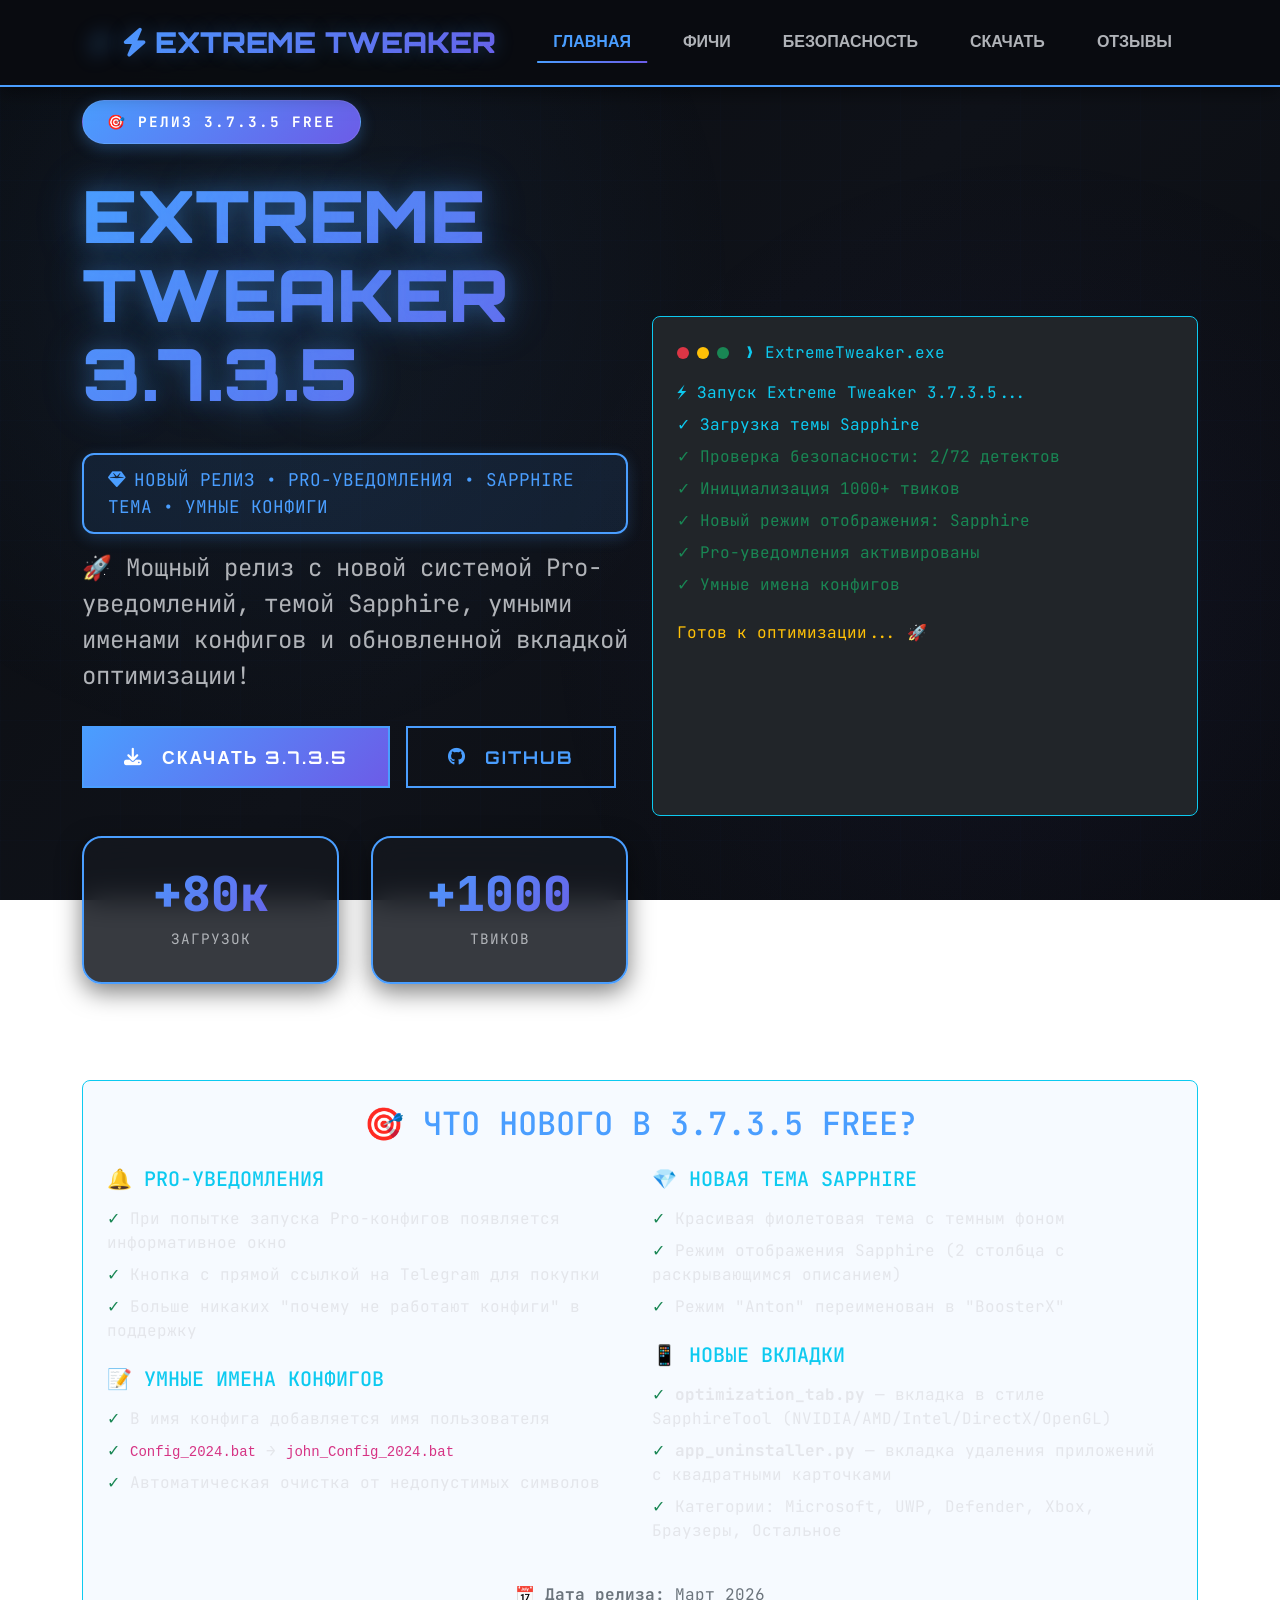
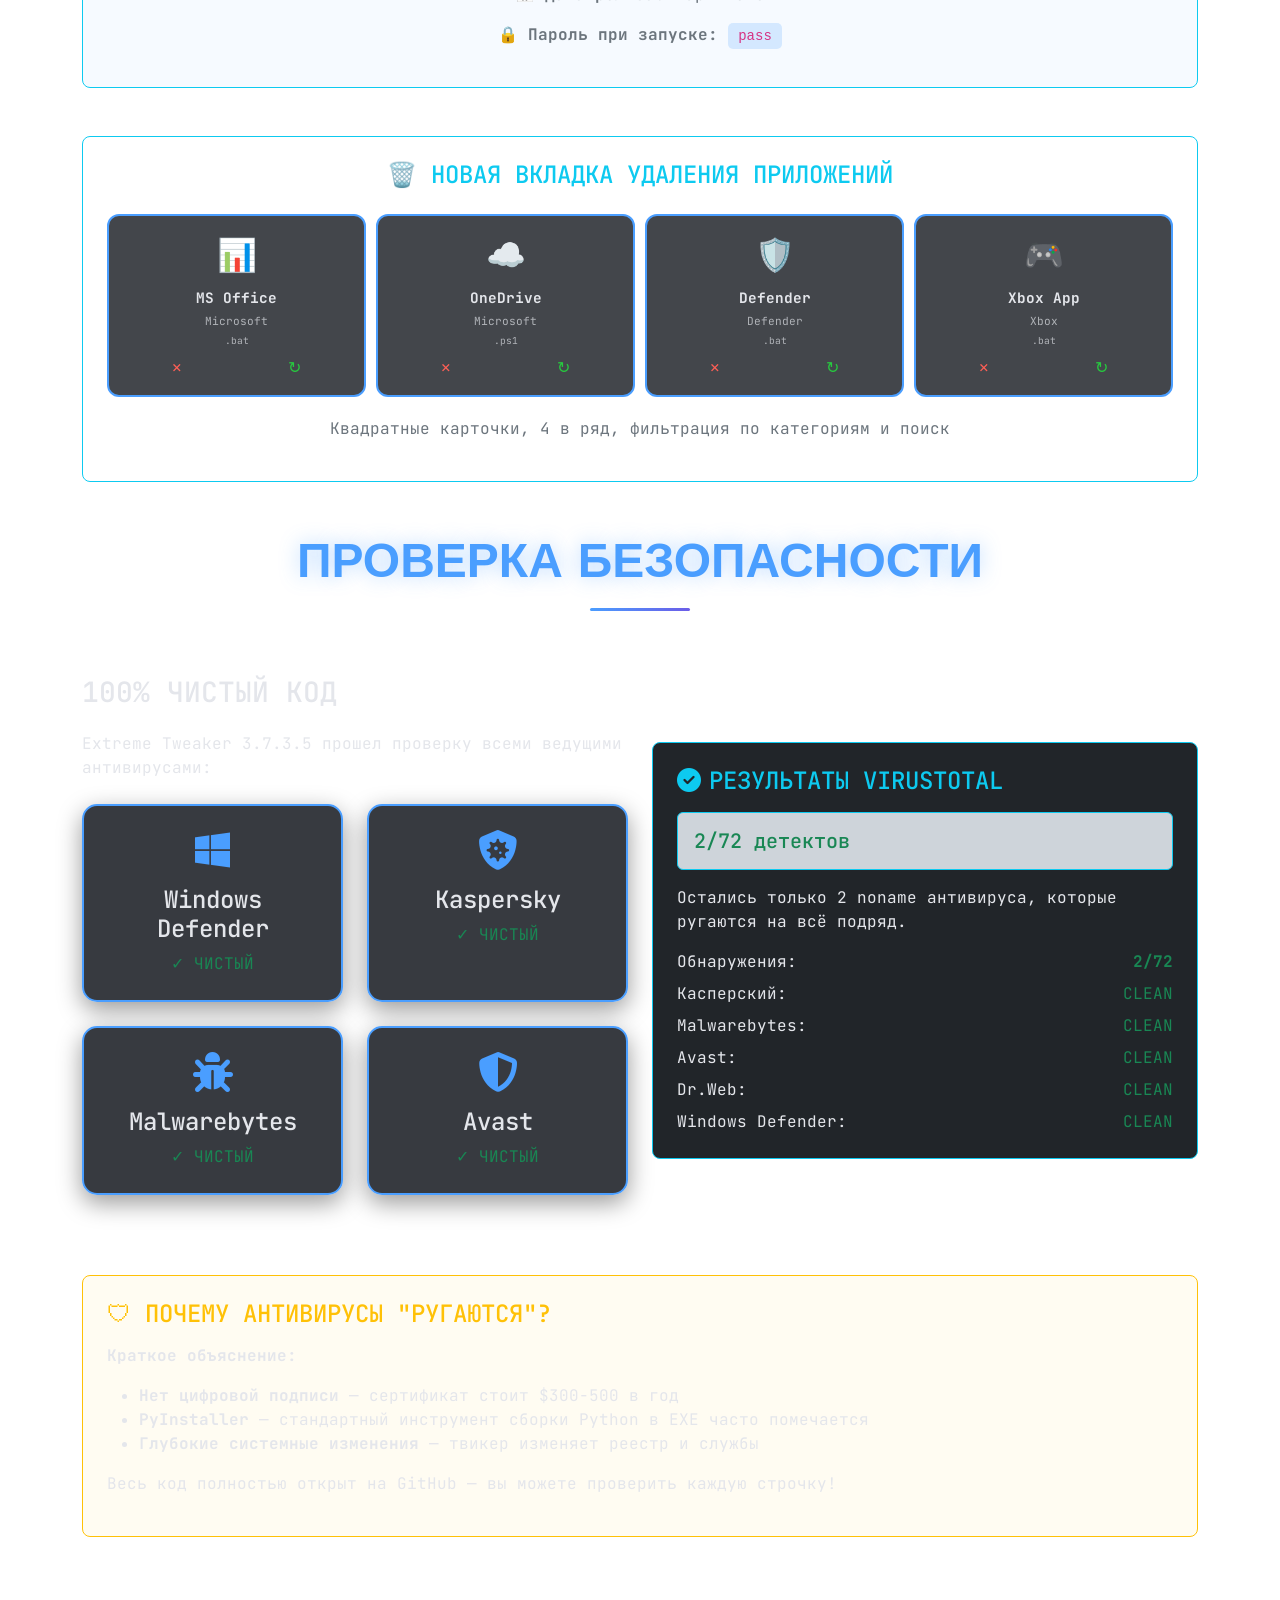
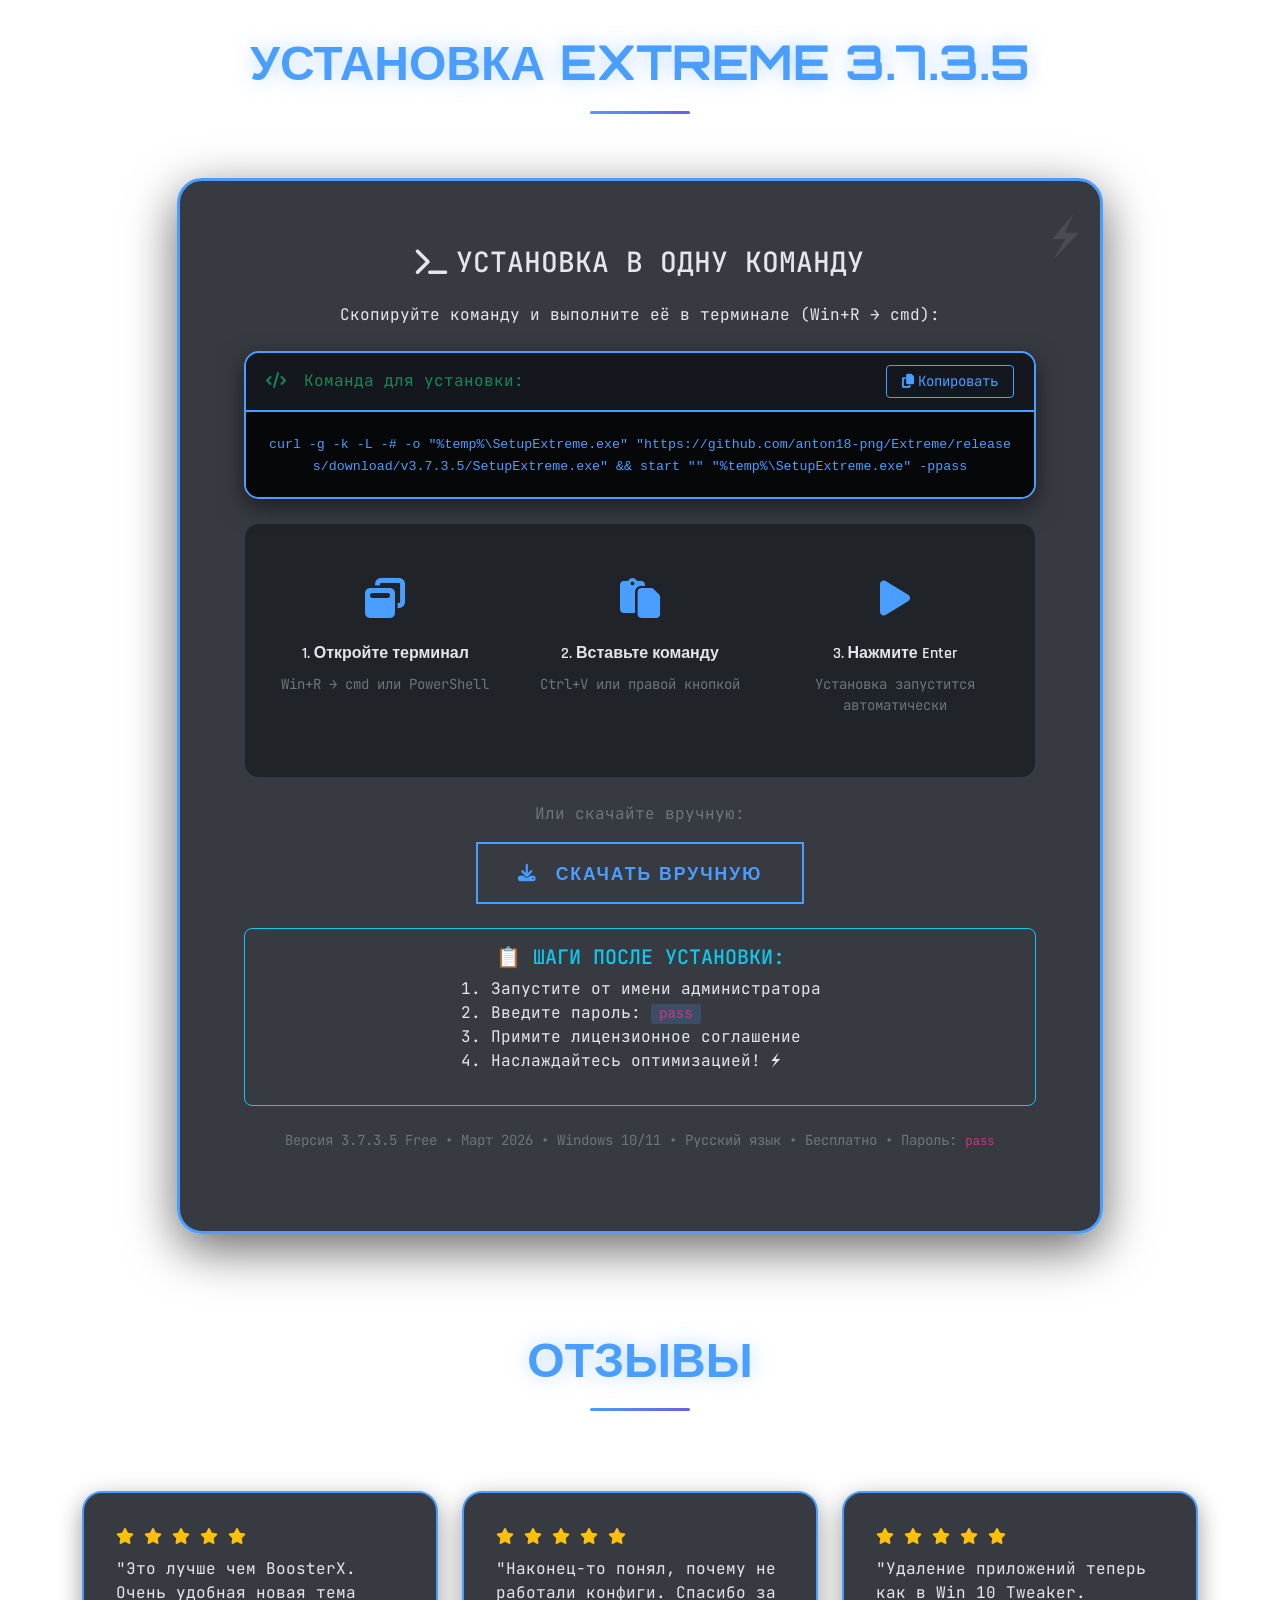
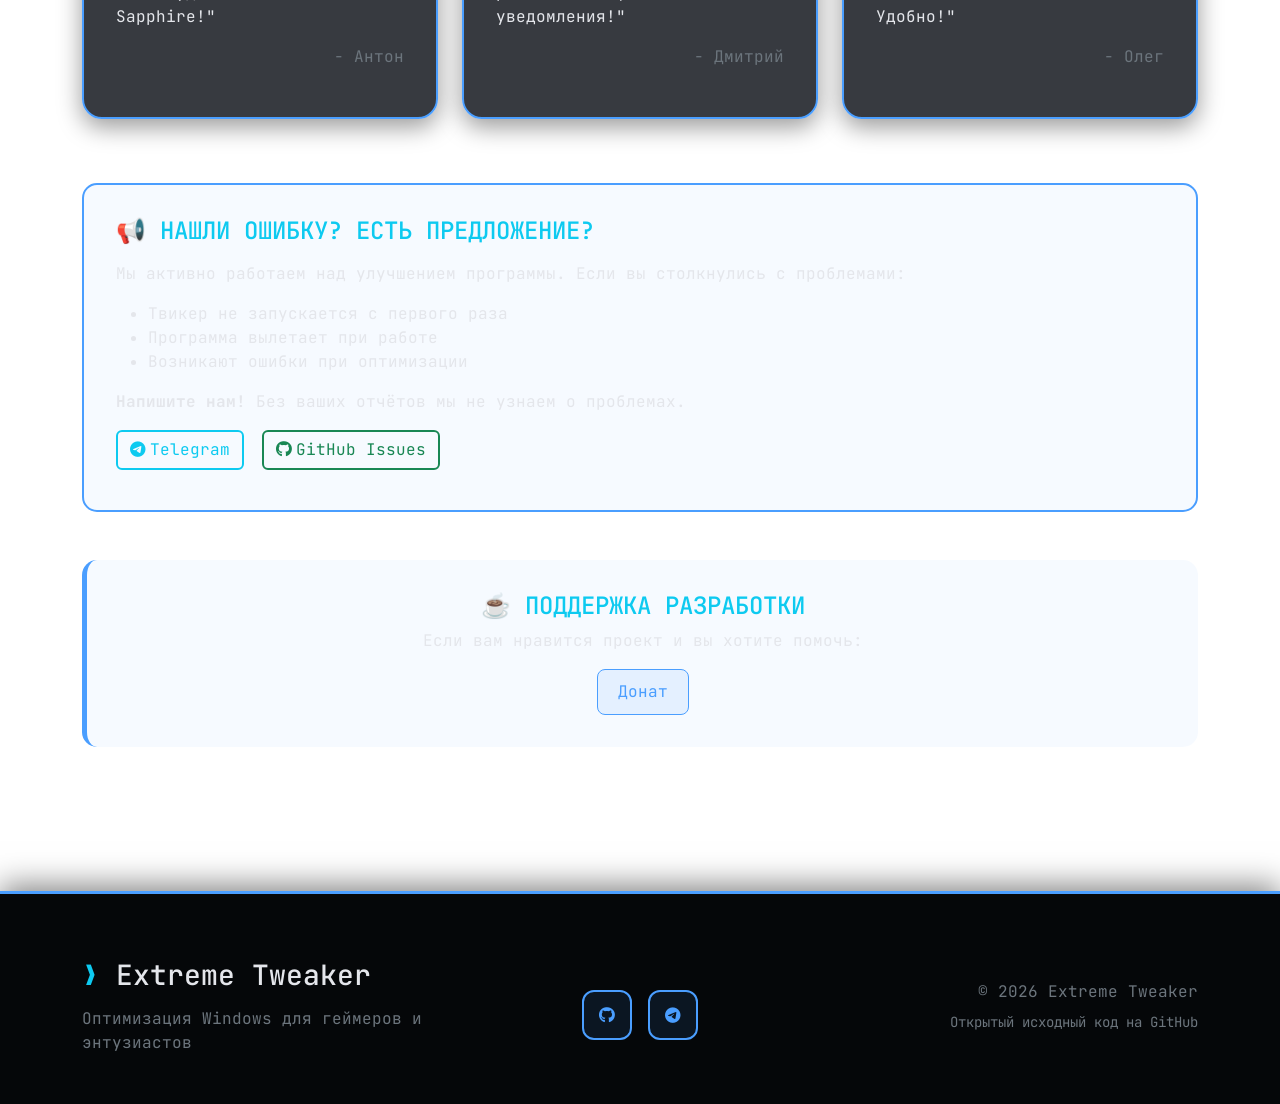
<file: index.html>
<!DOCTYPE html>
<html lang="ru">
<head>
    <meta charset="UTF-8">
    <meta name="viewport" content="width=device-width, initial-scale=1.0">
    <title>Extreme Tweaker 3.7.3.5 - Мощный оптимизатор Windows</title>
    <link href="https://cdn.jsdelivr.net/npm/bootstrap@5.3.0/dist/css/bootstrap.min.css" rel="stylesheet">
    <link href="https://fonts.googleapis.com/css2?family=JetBrains+Mono:wght@300;400;700&family=Orbitron:wght@400;700;900&family=Rajdhani:wght@300;400;700&display=swap" rel="stylesheet">
    <link rel="stylesheet" href="https://cdnjs.cloudflare.com/ajax/libs/font-awesome/6.4.0/css/all.min.css">
    <style>
        :root {
            /* Modern Color Palette */
            --dark-bg: #0a0c10;
            --darker-bg: #050709;
            --card-bg: #14181f;
            --glass-bg: rgba(20, 24, 31, 0.85);
            --text-primary: #e4e6eb;
            --text-secondary: #b0b3b8;
            --accent-primary: #4a9eff;
            --accent-secondary: #6c5ce7;
            --accent-warm: #ff9f4a;
            --success: #27c93f;
            --warning: #ffbd2e;
            --danger: #ff5f56;
            --info: #5aa9e6;
            --gradient-primary: linear-gradient(135deg, #4a9eff, #6c5ce7);
            --gradient-accent: linear-gradient(135deg, #ff9f4a, #ff6b6b);
        }

        * {
            margin: 0;
            padding: 0;
            box-sizing: border-box;
        }

        body {
            font-family: 'JetBrains Mono', monospace;
            background: linear-gradient(135deg, var(--dark-bg) 0%, #0f1219 50%, var(--dark-bg) 100%);
            background-attachment: fixed;
            color: var(--text-primary);
            overflow-x: hidden;
            min-height: 100vh;
            position: relative;
        }

        /* Grid Background */
        .grid-bg {
            position: fixed;
            top: 0;
            left: 0;
            width: 100%;
            height: 100%;
            background-image: 
                linear-gradient(90deg, rgba(74, 158, 255, 0.03) 1px, transparent 1px),
                linear-gradient(rgba(74, 158, 255, 0.03) 1px, transparent 1px);
            background-size: 60px 60px;
            z-index: -2;
            pointer-events: none;
            opacity: 0.5;
        }

        /* Radial Gradient Overlay */
        body::before {
            content: '';
            position: fixed;
            top: 0;
            left: 0;
            width: 100%;
            height: 100%;
            background: 
                radial-gradient(circle at 20% 30%, rgba(74, 158, 255, 0.08) 0%, transparent 40%),
                radial-gradient(circle at 80% 70%, rgba(108, 92, 231, 0.06) 0%, transparent 40%);
            z-index: -1;
            pointer-events: none;
        }

        .navbar {
            background: rgba(10, 12, 16, 0.95);
            backdrop-filter: blur(20px);
            border-bottom: 2px solid var(--accent-primary);
            padding: 1rem 0;
            position: fixed;
            top: 0;
            width: 100%;
            z-index: 1000;
            transition: all 0.3s ease;
            box-shadow: 0 4px 20px rgba(0, 0, 0, 0.5);
        }

        .navbar-scrolled {
            background: rgba(5, 7, 9, 0.98);
            border-bottom: 2px solid var(--accent-secondary);
            box-shadow: 0 5px 30px rgba(74, 158, 255, 0.2);
        }

        .navbar-brand {
            font-family: 'Orbitron', sans-serif;
            font-weight: 900;
            font-size: 1.8rem;
            background: var(--gradient-primary);
            background-clip: text;
            -webkit-background-clip: text;
            -webkit-text-fill-color: transparent;
            text-shadow: 0 0 20px rgba(74, 158, 255, 0.3);
            position: relative;
            padding-left: 40px;
        }

        .navbar-brand::before {
            content: '⚡';
            position: absolute;
            left: 0;
            top: 50%;
            transform: translateY(-50%);
            color: var(--accent-primary);
            animation: pulse 2s ease-in-out infinite;
        }

        @keyframes pulse {
            0%, 100% { opacity: 1; transform: translateY(-50%) scale(1); }
            50% { opacity: 0.6; transform: translateY(-50%) scale(1.1); }
        }

        .nav-link {
            font-family: 'Rajdhani', sans-serif;
            font-weight: 600;
            color: var(--text-secondary) !important;
            margin: 0 10px;
            padding: 8px 16px !important;
            position: relative;
            transition: all 0.3s ease;
        }

        .nav-link::before {
            content: '';
            position: absolute;
            bottom: 0;
            left: 50%;
            width: 0;
            height: 2px;
            background: var(--gradient-primary);
            transition: all 0.3s ease;
            transform: translateX(-50%);
        }

        .nav-link:hover::before,
        .nav-link.active::before {
            width: 100%;
        }

        .nav-link:hover,
        .nav-link.active {
            color: var(--accent-primary) !important;
        }

        .hero-section {
            min-height: 100vh;
            display: flex;
            align-items: center;
            padding-top: 100px;
            position: relative;
            overflow: hidden;
        }

        .hero-content {
            position: relative;
            z-index: 2;
        }

        .hero-badge {
            display: inline-block;
            background: var(--gradient-primary);
            color: white;
            padding: 10px 24px;
            border-radius: 25px;
            font-size: 0.9rem;
            margin-bottom: 2rem;
            font-weight: 700;
            text-transform: uppercase;
            letter-spacing: 2px;
            box-shadow: 0 4px 15px rgba(74, 158, 255, 0.3);
            border: 1px solid rgba(255,255,255,0.1);
        }

        .main-title {
            font-family: 'Orbitron', sans-serif;
            font-weight: 900;
            font-size: 4.5rem;
            background: var(--gradient-primary);
            background-clip: text;
            -webkit-background-clip: text;
            -webkit-text-fill-color: transparent;
            margin-bottom: 1.5rem;
            line-height: 1.1;
            text-shadow: 0 0 50px rgba(74, 158, 255, 0.3);
            filter: drop-shadow(0 0 10px rgba(74, 158, 255, 0.3));
        }

        .subtitle {
            font-size: 1.5rem;
            color: var(--text-secondary);
            margin-bottom: 2rem;
            max-width: 700px;
        }

        .version-highlight {
            display: inline-block;
            background: rgba(74, 158, 255, 0.1);
            border: 2px solid var(--accent-primary);
            padding: 12px 24px;
            margin: 1rem 0;
            border-radius: 12px;
            font-size: 1.1rem;
            color: var(--accent-primary);
            box-shadow: 0 4px 15px rgba(74, 158, 255, 0.2);
        }

        .cyber-btn {
            display: inline-flex;
            align-items: center;
            justify-content: center;
            gap: 10px;
            padding: 16px 40px;
            font-family: 'Orbitron', sans-serif;
            font-weight: 700;
            text-transform: uppercase;
            letter-spacing: 2px;
            border: none;
            border-radius: 0;
            position: relative;
            overflow: hidden;
            cursor: pointer;
            transition: all 0.3s ease;
            text-decoration: none;
            font-size: 1.1rem;
        }

        .cyber-btn-primary {
            background: var(--gradient-primary);
            color: white;
            border: 2px solid var(--accent-primary);
            font-weight: 700;
        }

        .cyber-btn-secondary {
            background: transparent;
            color: var(--accent-primary);
            border: 2px solid var(--accent-primary);
        }

        .cyber-btn-primary:hover {
            background: var(--gradient-accent);
            box-shadow: 0 10px 30px rgba(74, 158, 255, 0.4);
        }

        .cyber-btn::before {
            content: '';
            position: absolute;
            top: 0;
            left: -100%;
            width: 100%;
            height: 100%;
            background: linear-gradient(90deg, transparent, rgba(255, 255, 255, 0.2), transparent);
            transition: left 0.5s;
        }

        .cyber-btn:hover::before {
            left: 100%;
        }

        .cyber-btn:hover {
            transform: translateY(-3px);
        }

        .cyber-btn-secondary:hover {
            background: rgba(74, 158, 255, 0.1);
            box-shadow: 0 10px 30px rgba(74, 158, 255, 0.3);
        }

        .stats-container {
            display: grid;
            grid-template-columns: repeat(auto-fit, minmax(200px, 1fr));
            gap: 2rem;
            margin: 3rem 0;
        }

        .stat-card {
            background: var(--glass-bg);
            backdrop-filter: blur(15px);
            border: 2px solid var(--accent-primary);
            padding: 2rem;
            border-radius: 20px;
            text-align: center;
            transition: all 0.3s ease;
            box-shadow: 0 8px 25px rgba(0, 0, 0, 0.5);
        }

        .stat-card:hover {
            border-color: var(--accent-secondary);
            transform: translateY(-5px);
            box-shadow: 0 15px 40px rgba(74, 158, 255, 0.3);
            background: rgba(20, 24, 31, 0.9);
        }

        .stat-number {
            font-size: 3rem;
            font-weight: 900;
            background: var(--gradient-primary);
            background-clip: text;
            -webkit-background-clip: text;
            -webkit-text-fill-color: transparent;
            display: block;
            line-height: 1;
        }

        .stat-label {
            color: var(--text-secondary);
            font-size: 0.9rem;
            margin-top: 10px;
            text-transform: uppercase;
            letter-spacing: 1px;
        }

        .section-title {
            font-family: 'Orbitron', sans-serif;
            font-weight: 700;
            font-size: 3rem;
            text-align: center;
            margin-bottom: 4rem;
            position: relative;
            color: var(--accent-primary);
            text-shadow: 0 0 20px rgba(74, 158, 255, 0.4);
        }

        .section-title::after {
            content: '';
            display: block;
            width: 100px;
            height: 3px;
            background: var(--gradient-primary);
            margin: 20px auto;
            border-radius: 2px;
        }

        .feature-grid {
            display: grid;
            grid-template-columns: repeat(auto-fit, minmax(300px, 1fr));
            gap: 2rem;
            margin: 3rem 0;
        }

        .feature-card {
            background: var(--glass-bg);
            border: 2px solid rgba(74, 158, 255, 0.2);
            border-radius: 20px;
            padding: 2.5rem 2rem;
            position: relative;
            overflow: hidden;
            transition: all 0.3s ease;
            backdrop-filter: blur(10px);
            box-shadow: 0 8px 25px rgba(0, 0, 0, 0.4);
        }

        .feature-card::before {
            content: '';
            position: absolute;
            top: 0;
            left: 0;
            width: 5px;
            height: 100%;
            background: var(--gradient-primary);
            transform: scaleY(0);
            transition: transform 0.3s ease;
        }

        .feature-card:hover::before {
            transform: scaleY(1);
        }

        .feature-card:hover {
            transform: translateY(-10px);
            border-color: var(--accent-primary);
            box-shadow: 0 20px 50px rgba(74, 158, 255, 0.25);
            background: rgba(20, 24, 31, 0.9);
        }

        .feature-icon {
            font-size: 2.5rem;
            margin-bottom: 1.5rem;
            background: var(--gradient-primary);
            background-clip: text;
            -webkit-background-clip: text;
            -webkit-text-fill-color: transparent;
        }

        .feature-title {
            font-size: 1.5rem;
            margin-bottom: 1rem;
            color: var(--accent-primary);
            font-family: 'Rajdhani', sans-serif;
            font-weight: 700;
        }

        .command-block {
            background: rgba(10, 12, 16, 0.8);
            border: 2px solid var(--accent-primary);
            border-radius: 15px;
            overflow: hidden;
            box-shadow: 0 8px 25px rgba(0, 0, 0, 0.5);
        }
        
        .command-header {
            background: rgba(20, 24, 31, 0.6);
            padding: 12px 20px;
            border-bottom: 2px solid var(--accent-primary);
        }
        
        .command-content {
            padding: 20px;
            background: var(--darker-bg);
            font-family: 'JetBrains Mono', monospace;
            font-size: 0.95rem;
            overflow-x: auto;
        }
        
        .command-content code {
            color: var(--accent-primary);
            word-break: break-all;
            white-space: pre-wrap;
        }
        
        .copy-command-btn {
            border-color: var(--accent-primary);
            color: var(--accent-primary);
            transition: all 0.3s ease;
            padding: 5px 15px;
        }
        
        .copy-command-btn:hover {
            background: var(--accent-primary);
            color: var(--darker-bg);
            transform: translateY(-2px);
            box-shadow: 0 5px 15px rgba(74, 158, 255, 0.3);
        }
        
        .install-steps {
            background: rgba(10, 12, 16, 0.5);
            border-radius: 15px;
            padding: 25px;
            border: 1px solid rgba(74, 158, 255, 0.2);
        }
        
        .step-card {
            padding: 20px 10px;
        }
        
        .step-icon {
            font-size: 2.5rem;
            color: var(--accent-primary);
            margin-bottom: 15px;
        }
        
        .step-card h6 {
            color: var(--text-primary);
            margin-bottom: 10px;
            font-family: 'Rajdhani', sans-serif;
            font-weight: 600;
        }

        .app-grid-demo {
            display: grid;
            grid-template-columns: repeat(4, 1fr);
            gap: 10px;
            margin: 20px 0;
        }

        .app-card-demo {
            background: rgba(20, 24, 31, 0.8);
            border: 2px solid var(--accent-primary);
            border-radius: 12px;
            padding: 15px 10px;
            text-align: center;
            position: relative;
            font-family: 'JetBrains Mono', monospace;
            transition: all 0.3s ease;
        }

        .app-card-demo:hover {
            transform: translateY(-5px);
            box-shadow: 0 10px 25px rgba(74, 158, 255, 0.3);
            border-color: var(--accent-secondary);
        }

        .app-icon {
            font-size: 2rem;
            margin-bottom: 8px;
            color: var(--accent-primary);
        }

        .app-name {
            font-weight: 700;
            font-size: 0.9rem;
            margin-bottom: 4px;
        }

        .app-category {
            font-size: 0.7rem;
            color: var(--text-secondary);
            margin-bottom: 4px;
        }

        .app-extension {
            font-size: 0.6rem;
            color: var(--text-secondary);
        }

        .app-actions {
            display: flex;
            justify-content: space-around;
            margin-top: 8px;
            font-size: 1rem;
        }

        .app-delete {
            color: var(--danger);
            cursor: default;
        }

        .app-restore {
            color: var(--success);
            cursor: default;
        }

        .security-grid {
            display: grid;
            grid-template-columns: repeat(auto-fit, minmax(200px, 1fr));
            gap: 1.5rem;
            margin: 2rem 0;
        }

        .security-card {
            background: var(--glass-bg);
            border: 2px solid var(--accent-primary);
            border-radius: 15px;
            padding: 1.5rem;
            text-align: center;
            backdrop-filter: blur(10px);
            transition: all 0.3s ease;
            box-shadow: 0 8px 25px rgba(0, 0, 0, 0.4);
        }

        .security-card:hover {
            border-color: var(--accent-secondary);
            transform: translateY(-5px);
            box-shadow: 0 15px 40px rgba(74, 158, 255, 0.3);
        }

        .security-icon {
            font-size: 2.5rem;
            color: var(--accent-primary);
            margin-bottom: 1rem;
        }

        .download-card {
            background: var(--glass-bg);
            border: 3px solid var(--accent-primary);
            border-radius: 25px;
            padding: 4rem;
            text-align: center;
            position: relative;
            overflow: hidden;
            backdrop-filter: blur(15px);
            box-shadow: 0 15px 50px rgba(0, 0, 0, 0.6);
        }

        .download-card::before {
            content: '⚡';
            position: absolute;
            top: 20px;
            right: 20px;
            font-size: 3rem;
            opacity: 0.1;
        }

        .download-steps {
            display: grid;
            grid-template-columns: repeat(auto-fit, minmax(200px, 1fr));
            gap: 2rem;
            margin: 3rem 0;
        }

        .step-number {
            width: 60px;
            height: 60px;
            background: var(--gradient-primary);
            color: white;
            border-radius: 50%;
            display: flex;
            align-items: center;
            justify-content: center;
            font-size: 1.5rem;
            font-weight: 900;
            margin: 0 auto 1rem;
            font-family: 'Orbitron', sans-serif;
            border: 2px solid var(--accent-primary);
            box-shadow: 0 5px 20px rgba(74, 158, 255, 0.3);
        }

        .footer {
            background: var(--darker-bg);
            padding: 4rem 0 2rem;
            border-top: 3px solid var(--accent-primary);
            margin-top: 4rem;
            box-shadow: 0 -5px 30px rgba(0, 0, 0, 0.5);
        }

        .social-links {
            display: flex;
            gap: 1rem;
            justify-content: center;
            margin: 2rem 0;
        }

        .social-link {
            width: 50px;
            height: 50px;
            border: 2px solid var(--accent-primary);
            border-radius: 12px;
            display: flex;
            align-items: center;
            justify-content: center;
            color: var(--accent-primary);
            text-decoration: none;
            transition: all 0.3s ease;
            background: rgba(74, 158, 255, 0.1);
        }

        .social-link:hover {
            color: white;
            background: var(--accent-primary);
            border-color: var(--accent-secondary);
            transform: translateY(-3px);
            box-shadow: 0 8px 25px rgba(74, 158, 255, 0.4);
        }

        .testimonial-card {
            background: var(--glass-bg);
            border: 2px solid var(--accent-primary);
            border-radius: 20px;
            padding: 2rem;
            margin: 1rem 0;
            transition: all 0.3s ease;
            backdrop-filter: blur(10px);
            box-shadow: 0 8px 25px rgba(0, 0, 0, 0.4);
        }

        .testimonial-card:hover {
            transform: translateY(-5px);
            border-color: var(--accent-secondary);
            box-shadow: 0 15px 40px rgba(74, 158, 255, 0.3);
        }

        .donation-section {
            background: rgba(74, 158, 255, 0.05);
            border-radius: 15px;
            padding: 2rem;
            margin: 2rem 0;
            border-left: 5px solid var(--accent-primary);
        }

        .donation-links {
            display: flex;
            flex-wrap: wrap;
            gap: 10px;
            margin-top: 1rem;
        }

        .donation-link {
            background: rgba(74, 158, 255, 0.1);
            border: 1px solid var(--accent-primary);
            padding: 10px 20px;
            border-radius: 8px;
            color: var(--accent-primary);
            text-decoration: none;
            transition: all 0.3s;
        }

        .donation-link:hover {
            background: var(--accent-primary);
            color: white;
        }

        .feedback-card {
            background: rgba(74, 158, 255, 0.05);
            border: 2px solid var(--accent-primary);
            border-radius: 15px;
            padding: 2rem;
            margin: 2rem 0;
        }

        .contact-methods .btn {
            transition: all 0.3s ease;
            border-width: 2px;
        }
        
        .contact-methods .btn:hover {
            transform: translateY(-2px);
            box-shadow: 0 5px 15px rgba(74, 158, 255, 0.2);
        }

        @media (max-width: 768px) {
            .main-title {
                font-size: 3rem;
            }
            
            .section-title {
                font-size: 2.5rem;
            }
            
            .hero-section {
                padding-top: 150px;
                text-align: center;
            }
            
            .stats-container,
            .feature-grid {
                grid-template-columns: 1fr;
            }
            
            .app-grid-demo {
                grid-template-columns: repeat(2, 1fr);
            }
        }
    </style>
</head>
<body>
    <!-- Background Elements -->
    <div class="grid-bg"></div>

    <!-- Navigation -->
    <nav class="navbar navbar-expand-lg">
        <div class="container">
            <a class="navbar-brand" href="#">
                <i class="fas fa-bolt me-2"></i>EXTREME TWEAKER
            </a>
            <button class="navbar-toggler" type="button" data-bs-toggle="collapse" data-bs-target="#navbarNav">
                <span class="navbar-toggler-icon"></span>
            </button>
            <div class="collapse navbar-collapse" id="navbarNav">
                <ul class="navbar-nav ms-auto">
                    <li class="nav-item">
                        <a class="nav-link active" href="#home">ГЛАВНАЯ</a>
                    </li>
                    <li class="nav-item">
                        <a class="nav-link" href="#features">ФИЧИ</a>
                    </li>
                    <li class="nav-item">
                        <a class="nav-link" href="#security">БЕЗОПАСНОСТЬ</a>
                    </li>
                    <li class="nav-item">
                        <a class="nav-link" href="#download">СКАЧАТЬ</a>
                    </li>
                    <li class="nav-item">
                        <a class="nav-link" href="#testimonials">ОТЗЫВЫ</a>
                    </li>
                </ul>
            </div>
        </div>
    </nav>

    <!-- Hero Section -->
    <section id="home" class="hero-section">
        <div class="container">
            <div class="row align-items-center">
                <div class="col-lg-6 hero-content">
                    <span class="hero-badge">🎯 РЕЛИЗ 3.7.3.5 FREE</span>
                    <h1 class="main-title">EXTREME TWEAKER 3.7.3.5</h1>
                    <div class="version-highlight">
                        <i class="fas fa-gem me-2"></i>НОВЫЙ РЕЛИЗ • PRO-УВЕДОМЛЕНИЯ • SAPPHIRE ТЕМА • УМНЫЕ КОНФИГИ
                    </div>
                    <p class="subtitle">
                        🚀 Мощный релиз с новой системой Pro-уведомлений, темой Sapphire, умными именами конфигов и обновленной вкладкой оптимизации!
                    </p>
                    
                    <div class="d-flex gap-3 flex-wrap mb-4">
                        <a href="#download" class="cyber-btn cyber-btn-primary">
                            <i class="fas fa-download me-2"></i>СКАЧАТЬ 3.7.3.5
                        </a>
                        <a href="https://github.com/anton18-png/Extreme" class="cyber-btn cyber-btn-secondary" target="_blank">
                            <i class="fab fa-github me-2"></i>GITHUB
                        </a>
                    </div>

                    <div class="stats-container">
                        <div class="stat-card">
                            <div class="stat-number">+80к</div>
                            <div class="stat-label">ЗАГРУЗОК</div>
                        </div>
                        <div class="stat-card">
                            <div class="stat-number">+1000</div>
                            <div class="stat-label">ТВИКОВ</div>
                        </div>
                    </div>
                </div>
                <div class="col-lg-6 text-center">
                    <div class="position-relative" style="height: 500px;">
                        <!-- Animated terminal window -->
                        <div class="position-absolute top-0 start-0 w-100 h-100 bg-dark rounded-3 border border-info p-4">
                            <div class="d-flex align-items-center mb-3">
                                <div class="d-flex gap-2">
                                    <div class="rounded-circle bg-danger" style="width: 12px; height: 12px;"></div>
                                    <div class="rounded-circle bg-warning" style="width: 12px; height: 12px;"></div>
                                    <div class="rounded-circle bg-success" style="width: 12px; height: 12px;"></div>
                                </div>
                                <div class="ms-3 text-info">❯ ExtremeTweaker.exe</div>
                            </div>
                            <div class="text-start">
                                <div class="text-info mb-2">⚡ Запуск Extreme Tweaker 3.7.3.5...</div>
                                <div class="text-info mb-2">✓ Загрузка темы Sapphire</div>
                                <div class="text-success mb-2">✓ Проверка безопасности: 2/72 детектов</div>
                                <div class="text-success mb-2">✓ Инициализация 1000+ твиков</div>
                                <div class="text-success mb-2">✓ Новый режим отображения: Sapphire</div>
                                <div class="text-success mb-2">✓ Pro-уведомления активированы</div>
                                <div class="text-success mb-2">✓ Умные имена конфигов</div>
                                <div class="text-warning mt-4">Готов к оптимизации... 🚀</div>
                            </div>
                        </div>
                    </div>
                </div>
            </div>

            <!-- Main Update Section -->
            <div class="mt-5 p-4 border border-info rounded-3" style="background: rgba(74, 158, 255, 0.05);">
                <h2 class="text-center mb-4" style="color: var(--accent-primary);">🎯 ЧТО НОВОГО В 3.7.3.5 FREE?</h2>
                
                <div class="row">
                    <div class="col-md-6">
                        <h5 class="text-info mb-3">🔔 PRO-УВЕДОМЛЕНИЯ</h5>
                        <ul class="update-feature-list list-unstyled">
                            <li class="mb-2"><span class="text-success">✓</span> При попытке запуска Pro-конфигов появляется информативное окно</li>
                            <li class="mb-2"><span class="text-success">✓</span> Кнопка с прямой ссылкой на Telegram для покупки</li>
                            <li class="mb-2"><span class="text-success">✓</span> Больше никаких "почему не работают конфиги" в поддержку</li>
                        </ul>
                        
                        <h5 class="text-info mt-4 mb-3">📝 УМНЫЕ ИМЕНА КОНФИГОВ</h5>
                        <ul class="update-feature-list list-unstyled">
                            <li class="mb-2"><span class="text-success">✓</span> В имя конфига добавляется имя пользователя</li>
                            <li class="mb-2"><span class="text-success">✓</span> <code>Config_2024.bat</code> → <code>john_Config_2024.bat</code></li>
                            <li class="mb-2"><span class="text-success">✓</span> Автоматическая очистка от недопустимых символов</li>
                        </ul>
                    </div>
                    
                    <div class="col-md-6">
                        <h5 class="text-info mb-3">💎 НОВАЯ ТЕМА SAPPHIRE</h5>
                        <ul class="update-feature-list list-unstyled">
                            <li class="mb-2"><span class="text-success">✓</span> Красивая фиолетовая тема с темным фоном</li>
                            <li class="mb-2"><span class="text-success">✓</span> Режим отображения Sapphire (2 столбца с раскрывающимся описанием)</li>
                            <li class="mb-2"><span class="text-success">✓</span> Режим "Anton" переименован в "BoosterX"</li>
                        </ul>
                        
                        <h5 class="text-info mt-4 mb-3">📱 НОВЫЕ ВКЛАДКИ</h5>
                        <ul class="update-feature-list list-unstyled">
                            <li class="mb-2"><span class="text-success">✓</span> <strong>optimization_tab.py</strong> — вкладка в стиле SapphireTool (NVIDIA/AMD/Intel/DirectX/OpenGL)</li>
                            <li class="mb-2"><span class="text-success">✓</span> <strong>app_uninstaller.py</strong> — вкладка удаления приложений с квадратными карточками</li>
                            <li class="mb-2"><span class="text-success">✓</span> Категории: Microsoft, UWP, Defender, Xbox, Браузеры, Остальное</li>
                        </ul>
                    </div>
                </div>

                <div class="text-center mt-4">
                    <p class="text-secondary"><strong>📅 Дата релиза:</strong> Март 2026</p>
                    <p class="text-secondary"><strong>🔒 Пароль при запуске:</strong> <code style="background: rgba(74, 158, 255, 0.2); padding: 5px 10px; border-radius: 5px;">pass</code></p>
                </div>
            </div>
            
            <!-- App Uninstaller Demo -->
            <div class="mt-5 p-4 border border-info rounded-3">
                <h4 class="text-info mb-4 text-center">🗑️ НОВАЯ ВКЛАДКА УДАЛЕНИЯ ПРИЛОЖЕНИЙ</h4>
                <div class="app-grid-demo">
                    <div class="app-card-demo">
                        <div class="app-icon">📊</div>
                        <div class="app-name">MS Office</div>
                        <div class="app-category">Microsoft</div>
                        <div class="app-extension">.bat</div>
                        <div class="app-actions">
                            <span class="app-delete">✕</span>
                            <span class="app-restore">↻</span>
                        </div>
                    </div>
                    <div class="app-card-demo">
                        <div class="app-icon">☁️</div>
                        <div class="app-name">OneDrive</div>
                        <div class="app-category">Microsoft</div>
                        <div class="app-extension">.ps1</div>
                        <div class="app-actions">
                            <span class="app-delete">✕</span>
                            <span class="app-restore">↻</span>
                        </div>
                    </div>
                    <div class="app-card-demo">
                        <div class="app-icon">🛡️</div>
                        <div class="app-name">Defender</div>
                        <div class="app-category">Defender</div>
                        <div class="app-extension">.bat</div>
                        <div class="app-actions">
                            <span class="app-delete">✕</span>
                            <span class="app-restore">↻</span>
                        </div>
                    </div>
                    <div class="app-card-demo">
                        <div class="app-icon">🎮</div>
                        <div class="app-name">Xbox App</div>
                        <div class="app-category">Xbox</div>
                        <div class="app-extension">.bat</div>
                        <div class="app-actions">
                            <span class="app-delete">✕</span>
                            <span class="app-restore">↻</span>
                        </div>
                    </div>
                </div>
                <p class="text-center text-secondary mt-3">Квадратные карточки, 4 в ряд, фильтрация по категориям и поиск</p>
            </div>
        </div>
    </section>

    <!-- Security Section -->
    <section id="security" class="py-5">
        <div class="container">
            <h2 class="section-title">ПРОВЕРКА БЕЗОПАСНОСТИ</h2>
            
            <div class="row align-items-center mb-5">
                <div class="col-lg-6">
                    <h3 class="mb-4">100% ЧИСТЫЙ КОД</h3>
                    <p>Extreme Tweaker 3.7.3.5 прошел проверку всеми ведущими антивирусами:</p>
                    
                    <div class="security-grid mt-4">
                        <div class="security-card">
                            <i class="fab fa-windows security-icon"></i>
                            <h4>Windows Defender</h4>
                            <div class="text-success">✓ ЧИСТЫЙ</div>
                        </div>
                        <div class="security-card">
                            <i class="fas fa-shield-virus security-icon"></i>
                            <h4>Kaspersky</h4>
                            <div class="text-success">✓ ЧИСТЫЙ</div>
                        </div>
                        <div class="security-card">
                            <i class="fas fa-bug security-icon"></i>
                            <h4>Malwarebytes</h4>
                            <div class="text-success">✓ ЧИСТЫЙ</div>
                        </div>
                        <div class="security-card">
                            <i class="fas fa-shield-alt security-icon"></i>
                            <h4>Avast</h4>
                            <div class="text-success">✓ ЧИСТЫЙ</div>
                        </div>
                    </div>
                </div>
                
                <div class="col-lg-6">
                    <div class="p-4 border border-info rounded-3 bg-dark">
                        <h4 class="text-info mb-3"><i class="fas fa-check-circle me-2"></i>РЕЗУЛЬТАТЫ VIRUSTOTAL</h4>
                        <div class="alert alert-dark border-info mb-3">
                            <h5 class="text-success mb-0">2/72 детектов</h5>
                        </div>
                        <p>Остались только 2 noname антивируса, которые ругаются на всё подряд.</p>
                        <div class="mt-3">
                            <div class="d-flex justify-content-between mb-2">
                                <span>Обнаружения:</span>
                                <span class="text-success"><strong>2/72</strong></span>
                            </div>
                            <div class="d-flex justify-content-between mb-2">
                                <span>Касперский:</span>
                                <span class="text-success">CLEAN</span>
                            </div>
                            <div class="d-flex justify-content-between mb-2">
                                <span>Malwarebytes:</span>
                                <span class="text-success">CLEAN</span>
                            </div>
                            <div class="d-flex justify-content-between mb-2">
                                <span>Avast:</span>
                                <span class="text-success">CLEAN</span>
                            </div>
                            <div class="d-flex justify-content-between mb-2">
                                <span>Dr.Web:</span>
                                <span class="text-success">CLEAN</span>
                            </div>
                            <div class="d-flex justify-content-between">
                                <span>Windows Defender:</span>
                                <span class="text-success">CLEAN</span>
                            </div>
                        </div>
                    </div>
                </div>
            </div>
            
            <!-- Security Explanation -->
            <div class="mt-4 p-4 border border-warning rounded-3" style="background: rgba(255, 191, 0, 0.05);">
                <h4 class="text-warning mb-3">🛡 ПОЧЕМУ АНТИВИРУСЫ "РУГАЮТСЯ"?</h4>
                <p><strong>Краткое объяснение:</strong></p>
                <ul>
                    <li><strong>Нет цифровой подписи</strong> — сертификат стоит $300-500 в год</li>
                    <li><strong>PyInstaller</strong> — стандартный инструмент сборки Python в EXE часто помечается</li>
                    <li><strong>Глубокие системные изменения</strong> — твикер изменяет реестр и службы</li>
                </ul>
                <p class="mt-2">Весь код полностью открыт на GitHub — вы можете проверить каждую строчку!</p>
            </div>
        </div>
    </section>

    <!-- Download Section -->
    <section id="download" class="py-5">
        <div class="container">
            <h2 class="section-title">УСТАНОВКА EXTREME 3.7.3.5</h2>
            
            <div class="row justify-content-center">
                <div class="col-lg-10">
                    <div class="download-card">
                        <h3 class="mb-4"><i class="fas fa-terminal me-2"></i>УСТАНОВКА В ОДНУ КОМАНДУ</h3>
                        <p class="mb-4">Скопируйте команду и выполните её в терминале (Win+R → cmd):</p>
                        
                        <!-- Command Block -->
                        <div class="command-block mb-4">
                            <div class="command-header d-flex justify-content-between align-items-center">
                                <div class="command-label">
                                    <i class="fas fa-code me-2 text-success"></i>
                                    <span class="text-success">Команда для установки:</span>
                                </div>
                                <button class="btn btn-sm btn-outline-info copy-command-btn" onclick="copyInstallCommand()">
                                    <i class="fas fa-copy me-1"></i>Копировать
                                </button>
                            </div>
                            <div class="command-content">
                                <code id="installCommand">curl -g -k -L -# -o "%temp%\SetupExtreme.exe" "https://github.com/anton18-png/Extreme/releases/download/v3.7.3.5/SetupExtreme.exe" && start "" "%temp%\SetupExtreme.exe" -ppass</code>
                            </div>
                        </div>
                        
                        <!-- Installation Steps -->
                        <div class="install-steps mb-4">
                            <div class="row">
                                <div class="col-md-4">
                                    <div class="step-card text-center">
                                        <div class="step-icon">
                                            <i class="fas fa-window-restore"></i>
                                        </div>
                                        <h6>1. Откройте терминал</h6>
                                        <p class="text-secondary small">Win+R → cmd или PowerShell</p>
                                    </div>
                                </div>
                                <div class="col-md-4">
                                    <div class="step-card text-center">
                                        <div class="step-icon">
                                            <i class="fas fa-paste"></i>
                                        </div>
                                        <h6>2. Вставьте команду</h6>
                                        <p class="text-secondary small">Ctrl+V или правой кнопкой</p>
                                    </div>
                                </div>
                                <div class="col-md-4">
                                    <div class="step-card text-center">
                                        <div class="step-icon">
                                            <i class="fas fa-play"></i>
                                        </div>
                                        <h6>3. Нажмите Enter</h6>
                                        <p class="text-secondary small">Установка запустится автоматически</p>
                                    </div>
                                </div>
                            </div>
                        </div>
                        
                        <!-- Alternative Download -->
                        <div class="alternative-download text-center">
                            <p class="text-secondary mb-3">Или скачайте вручную:</p>
                            <a href="https://github.com/anton18-png/Extreme/releases/tag/v3.7.3.5" class="cyber-btn cyber-btn-secondary" target="_blank">
                                <i class="fas fa-download me-2"></i>СКАЧАТЬ ВРУЧНУЮ
                            </a>
                        </div>
                        
                        <div class="mt-4 p-3 border border-info rounded-3 text-center">
                            <h5 class="text-info mb-2">📋 ШАГИ ПОСЛЕ УСТАНОВКИ:</h5>
                            <ol class="text-start" style="display: inline-block;">
                                <li>Запустите от имени администратора</li>
                                <li>Введите пароль: <code style="background: rgba(74, 158, 255, 0.2); padding: 2px 8px; border-radius: 3px;">pass</code></li>
                                <li>Примите лицензионное соглашение</li>
                                <li>Наслаждайтесь оптимизацией! ⚡</li>
                            </ol>
                        </div>
                        
                        <p class="mt-4 text-center text-secondary small">
                            Версия 3.7.3.5 Free • Март 2026 • Windows 10/11 • Русский язык • Бесплатно • Пароль: <code>pass</code>
                        </p>
                    </div>
                </div>
            </div>
        </div>
    </section>
    
    <!-- Testimonials Section -->
    <section id="testimonials" class="py-5">
        <div class="container">
            <h2 class="section-title">ОТЗЫВЫ</h2>
            
            <div class="row">
                <div class="col-md-4">
                    <div class="testimonial-card">
                        <div class="text-warning mb-2">
                            <i class="fas fa-star"></i>
                            <i class="fas fa-star"></i>
                            <i class="fas fa-star"></i>
                            <i class="fas fa-star"></i>
                            <i class="fas fa-star"></i>
                        </div>
                        <p>"Это лучше чем BoosterX. Очень удобная новая тема Sapphire!"</p>
                        <p class="text-end text-secondary">- Антон</p>
                    </div>
                </div>
                
                <div class="col-md-4">
                    <div class="testimonial-card">
                        <div class="text-warning mb-2">
                            <i class="fas fa-star"></i>
                            <i class="fas fa-star"></i>
                            <i class="fas fa-star"></i>
                            <i class="fas fa-star"></i>
                            <i class="fas fa-star"></i>
                        </div>
                        <p>"Наконец-то понял, почему не работали конфиги. Спасибо за уведомления!"</p>
                        <p class="text-end text-secondary">- Дмитрий</p>
                    </div>
                </div>
                
                <div class="col-md-4">
                    <div class="testimonial-card">
                        <div class="text-warning mb-2">
                            <i class="fas fa-star"></i>
                            <i class="fas fa-star"></i>
                            <i class="fas fa-star"></i>
                            <i class="fas fa-star"></i>
                            <i class="fas fa-star"></i>
                        </div>
                        <p>"Удаление приложений теперь как в Win 10 Tweaker. Удобно!"</p>
                        <p class="text-end text-secondary">- Олег</p>
                    </div>
                </div>
            </div>
            
            <!-- Feedback Section -->
            <div class="feedback-card mt-5">
                <h4 class="text-info mb-3">📢 НАШЛИ ОШИБКУ? ЕСТЬ ПРЕДЛОЖЕНИЕ?</h4>
                <p>Мы активно работаем над улучшением программы. Если вы столкнулись с проблемами:</p>
                <ul>
                    <li>Твикер не запускается с первого раза</li>
                    <li>Программа вылетает при работе</li>
                    <li>Возникают ошибки при оптимизации</li>
                </ul>
                <p><strong>Напишите нам!</strong> Без ваших отчётов мы не узнаем о проблемах.</p>
                
                <div class="contact-methods mt-3">
                    <a href="https://t.me/anonaskbot?start=xrxa98a" class="btn btn-outline-info me-2 mb-2" target="_blank">
                        <i class="fab fa-telegram me-1"></i>Telegram
                    </a>
                    <a href="https://github.com/anton18-png/Extreme/issues" class="btn btn-outline-success mb-2" target="_blank">
                        <i class="fab fa-github me-1"></i>GitHub Issues
                    </a>
                </div>
            </div>
            
            <!-- Donation Section -->
            <div class="donation-section text-center mt-5">
                <h4 class="text-info">☕ ПОДДЕРЖКА РАЗРАБОТКИ</h4>
                <p>Если вам нравится проект и вы хотите помочь:</p>
                
                <div class="donation-links justify-content-center">
                    <a href="https://www.tinkoff.ru/cf/2VBH9zSztcW" class="donation-link" target="_blank">Донат</a>
                </div>
            </div>
        </div>
    </section>

    <!-- Footer -->
    <footer class="footer">
        <div class="container">
            <div class="row align-items-center">
                <div class="col-lg-4 text-center text-lg-start">
                    <h3 class="mb-3">
                        <span class="text-info">❯</span> Extreme Tweaker
                    </h3>
                    <p class="text-secondary">Оптимизация Windows для геймеров и энтузиастов</p>
                </div>
                
                <div class="col-lg-4 text-center">
                    <div class="social-links">
                        <a href="https://github.com/anton18-png" class="social-link" target="_blank">
                            <i class="fab fa-github"></i>
                        </a>
                        <a href="https://t.me/all_tweaker" class="social-link" target="_blank">
                            <i class="fab fa-telegram"></i>
                        </a>
                    </div>
                </div>
                
                <div class="col-lg-4 text-center text-lg-end">
                    <p class="text-secondary mb-2">&copy; 2026 Extreme Tweaker</p>
                    <p class="text-secondary small">Открытый исходный код на GitHub</p>
                </div>
            </div>
        </div>
    </footer>

    <script src="https://cdn.jsdelivr.net/npm/bootstrap@5.3.0/dist/js/bootstrap.bundle.min.js"></script>
    <script>
        function copyInstallCommand() {
            const command = document.getElementById('installCommand').textContent;
            navigator.clipboard.writeText(command).then(() => {
                const btn = document.querySelector('.copy-command-btn');
                const originalHTML = btn.innerHTML;
                btn.innerHTML = '<i class="fas fa-check me-1"></i>Скопировано!';
                btn.classList.add('btn-success');
                btn.classList.remove('btn-outline-info');
                
                setTimeout(() => {
                    btn.innerHTML = originalHTML;
                    btn.classList.remove('btn-success');
                    btn.classList.add('btn-outline-info');
                }, 2000);
            });
        }

        // Navbar scroll effect
        window.addEventListener('scroll', function() {
            const navbar = document.querySelector('.navbar');
            if (window.scrollY > 50) {
                navbar.classList.add('navbar-scrolled');
            } else {
                navbar.classList.remove('navbar-scrolled');
            }
        });

        // Smooth scrolling
        document.querySelectorAll('a[href^="#"]').forEach(anchor => {
            anchor.addEventListener('click', function(e) {
                e.preventDefault();
                const target = document.querySelector(this.getAttribute('href'));
                if (target) {
                    window.scrollTo({
                        top: target.offsetTop - 80,
                        behavior: 'smooth'
                    });
                }
            });
        });

        // Animate on scroll
        const observerOptions = {
            threshold: 0.1,
            rootMargin: '0px 0px -50px 0px'
        };

        const observer = new IntersectionObserver((entries) => {
            entries.forEach(entry => {
                if (entry.isIntersecting) {
                    entry.target.style.opacity = '1';
                    entry.target.style.transform = 'translateY(0)';
                }
            });
        }, observerOptions);

        document.querySelectorAll('.feature-card, .testimonial-card, .stat-card, .security-card').forEach(card => {
            card.style.opacity = '0';
            card.style.transform = 'translateY(20px)';
            card.style.transition = 'all 0.6s ease';
            observer.observe(card);
        });
    </script>
</body>
</html>
</file>
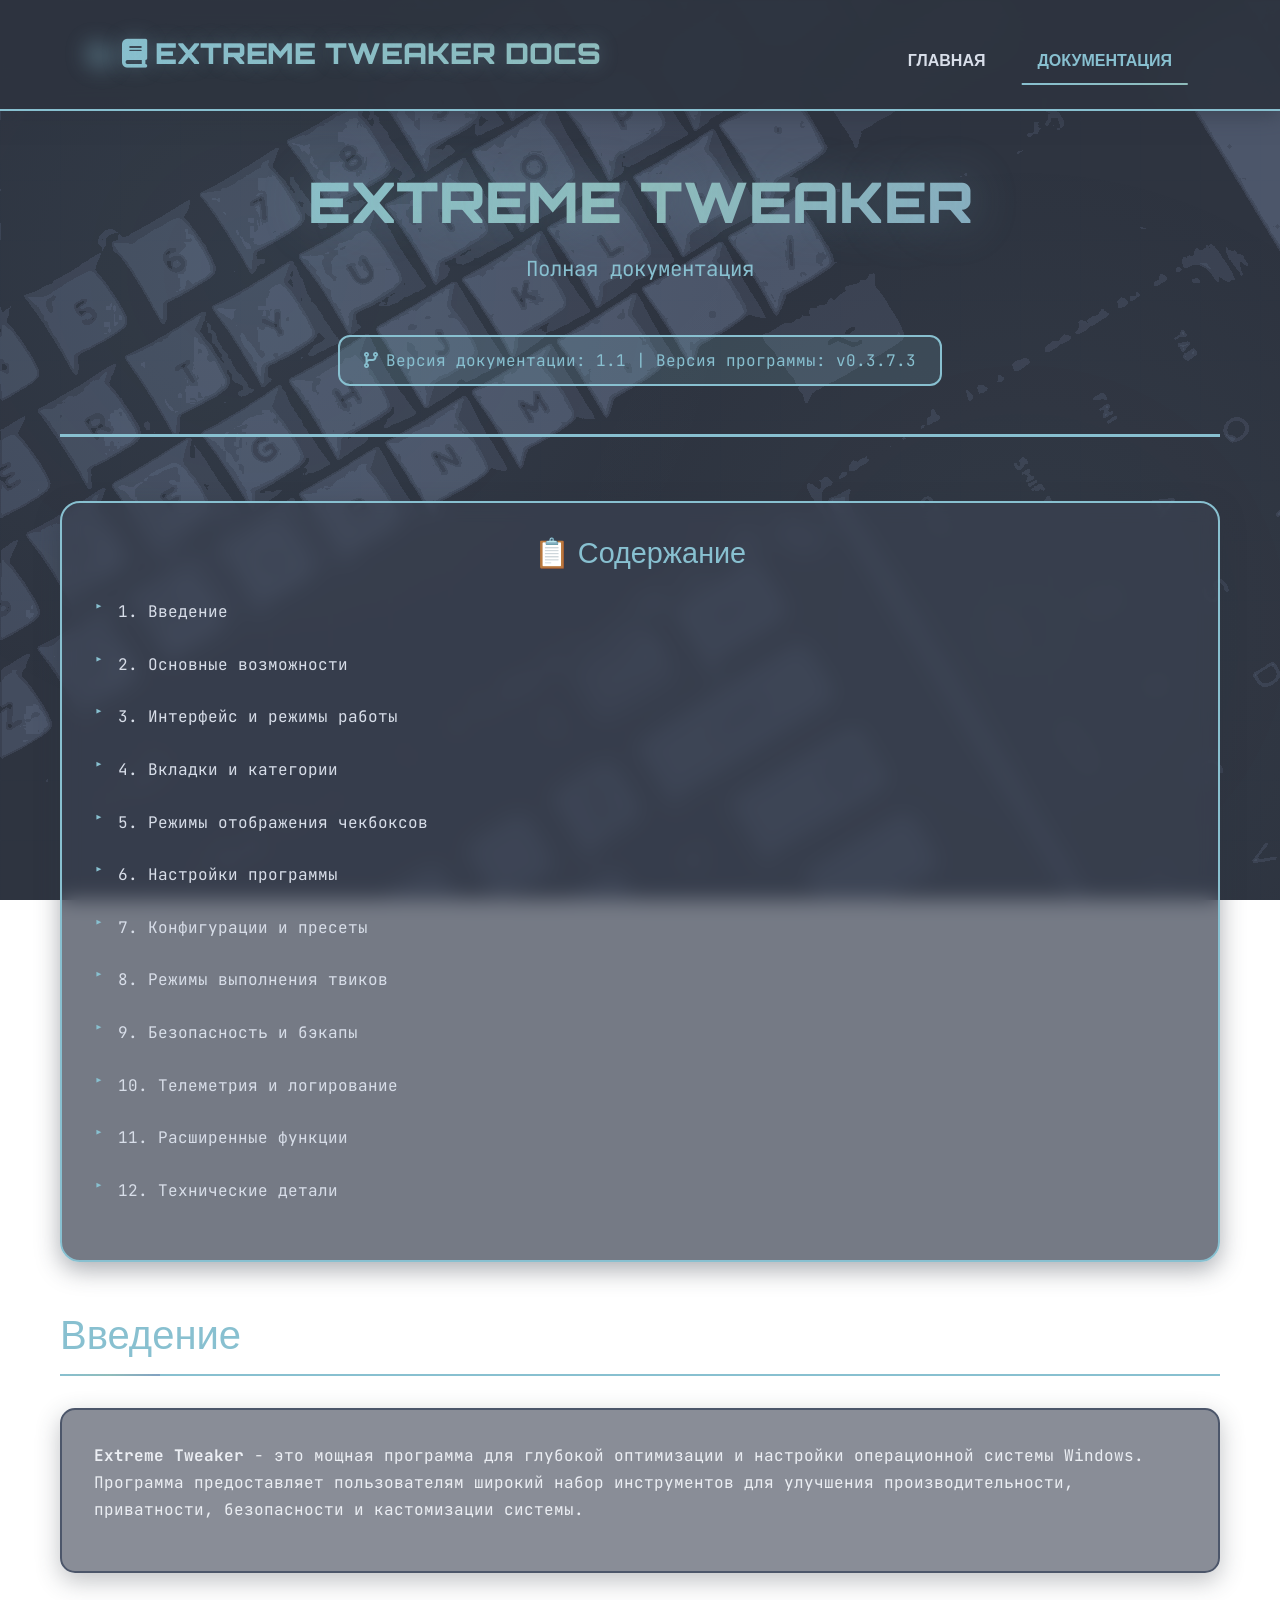
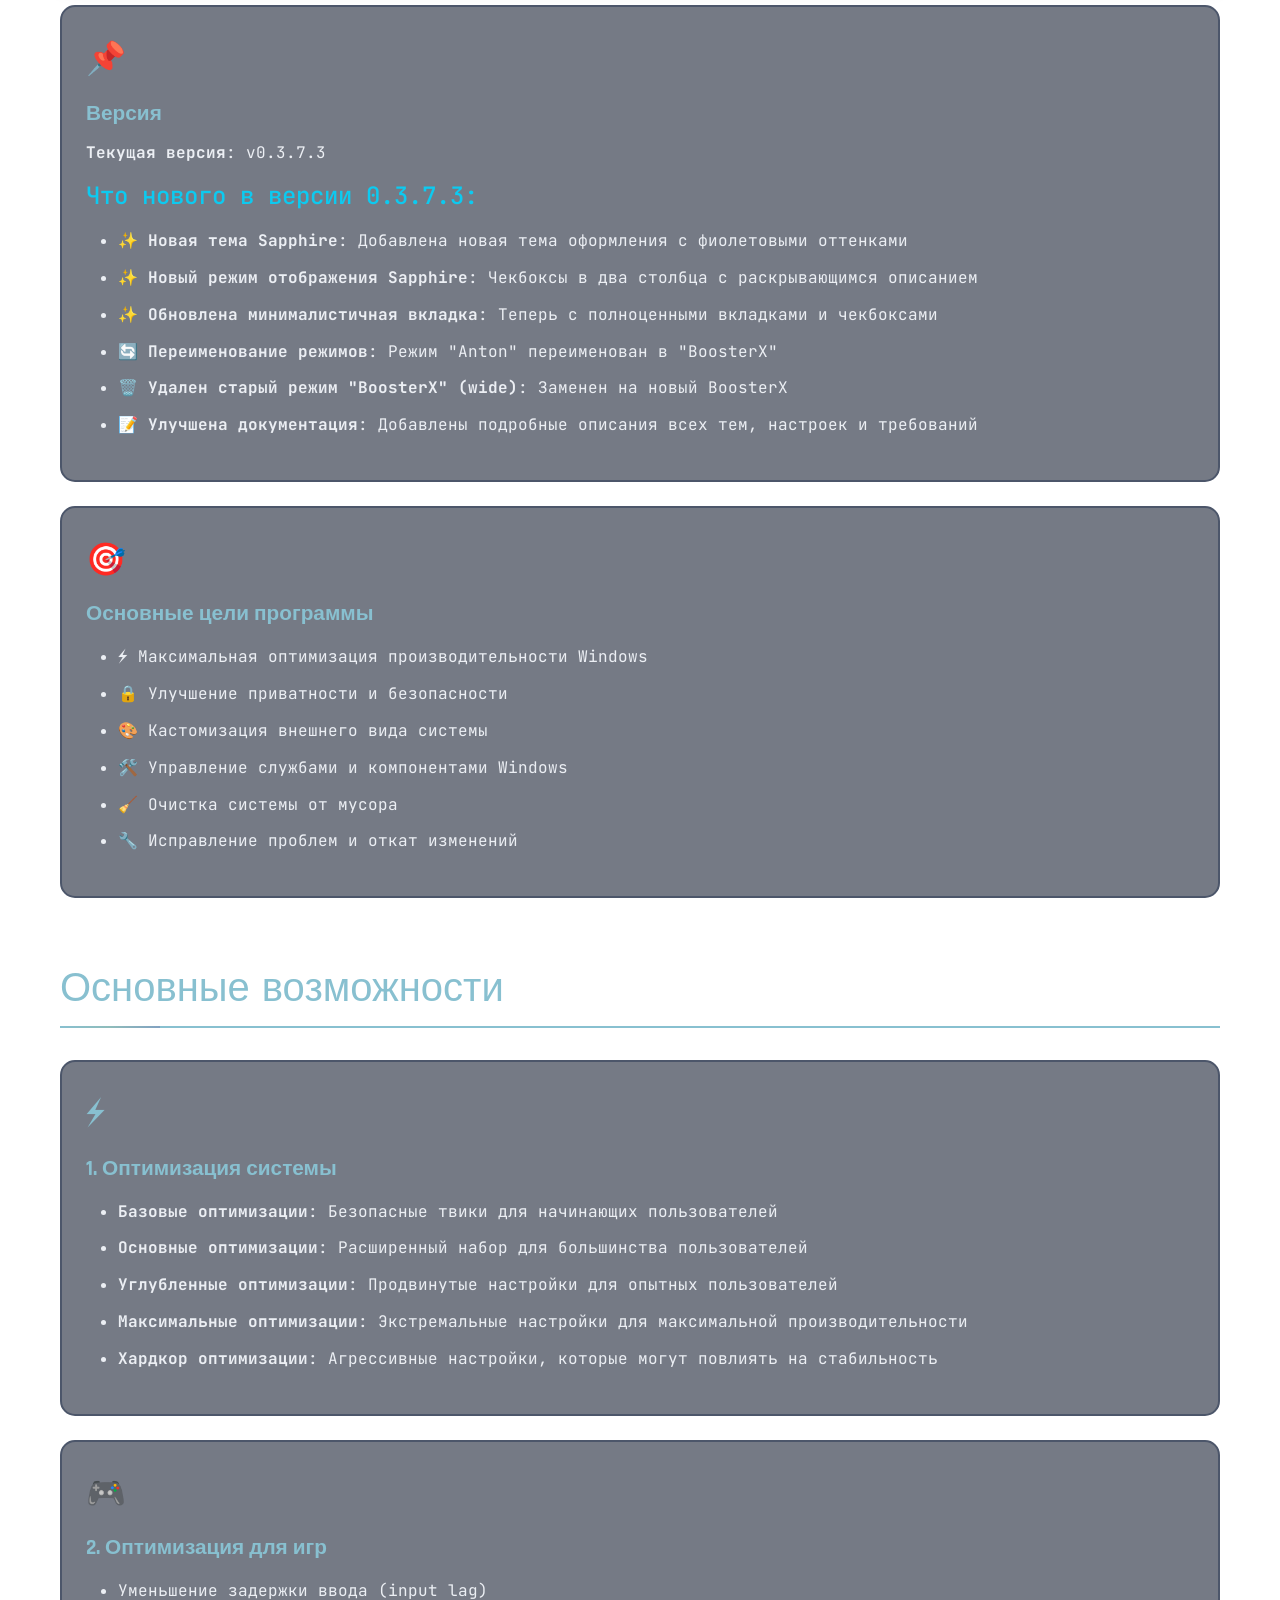
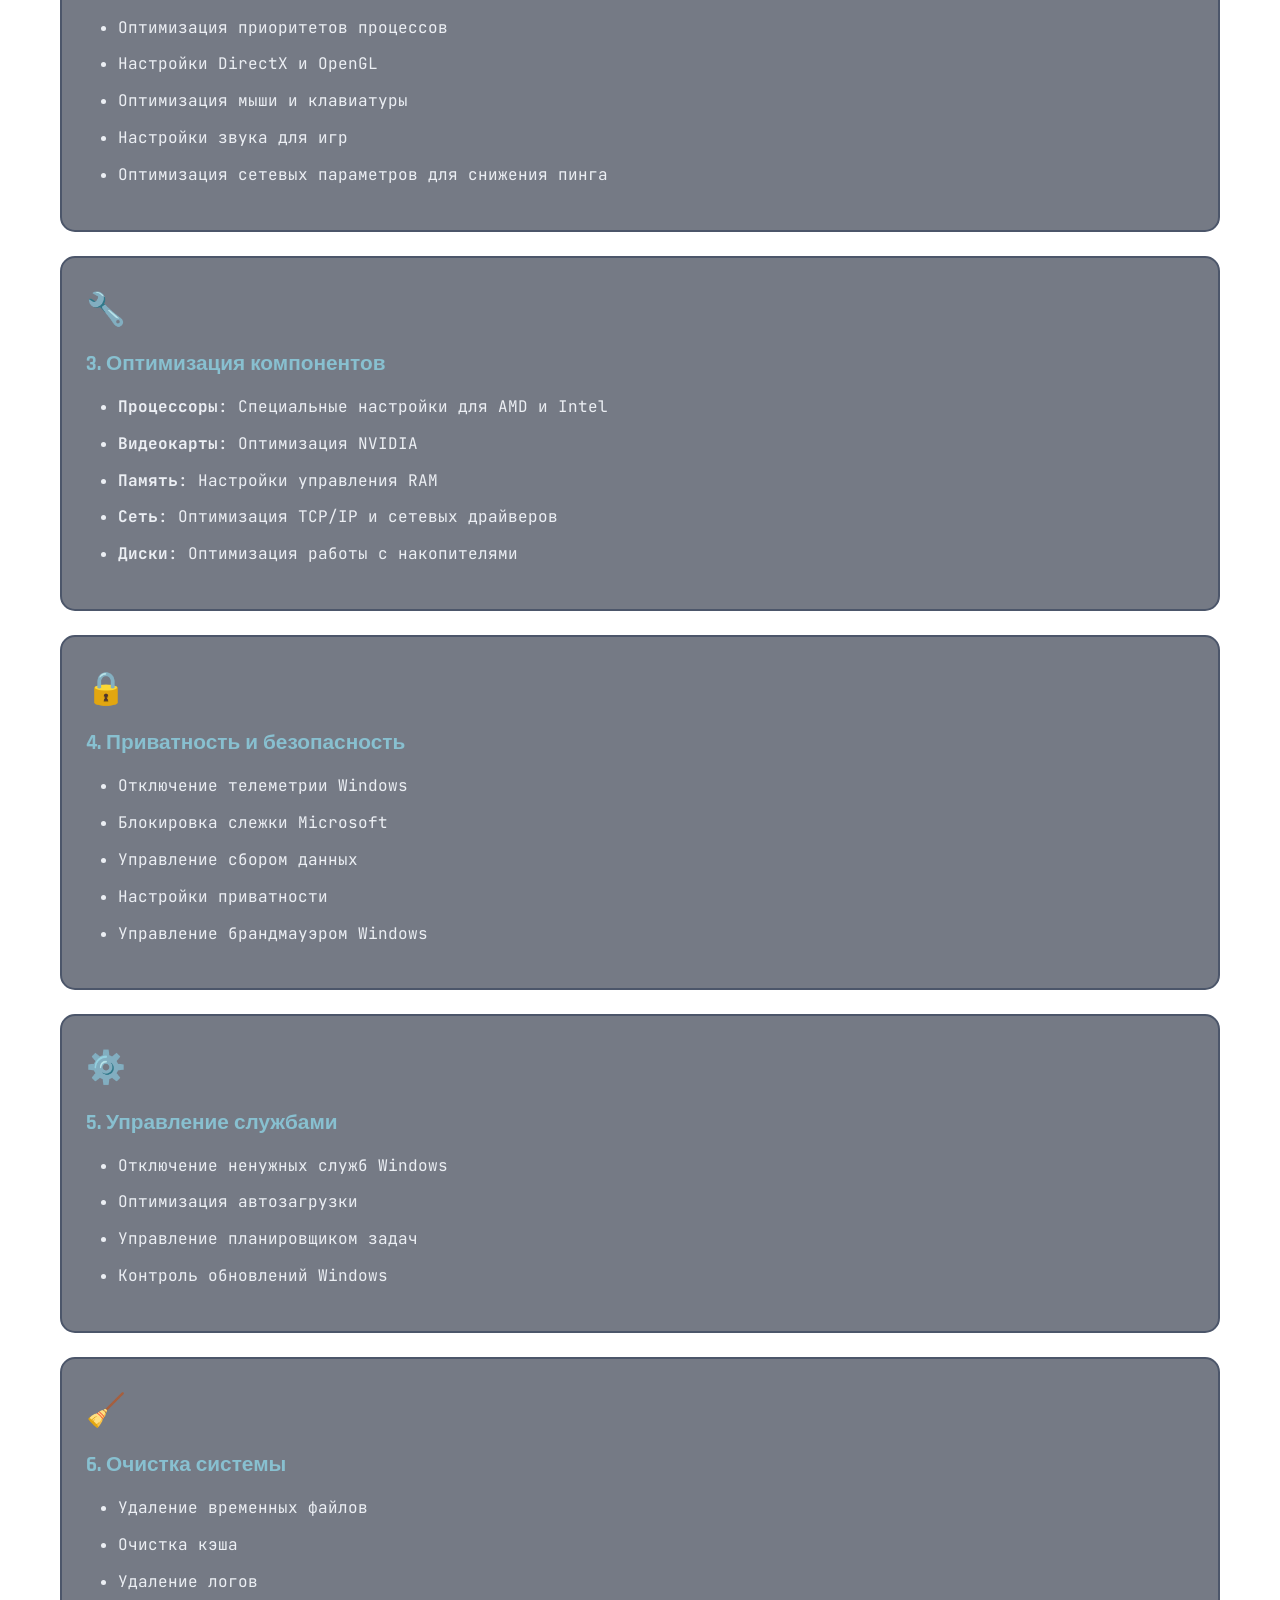
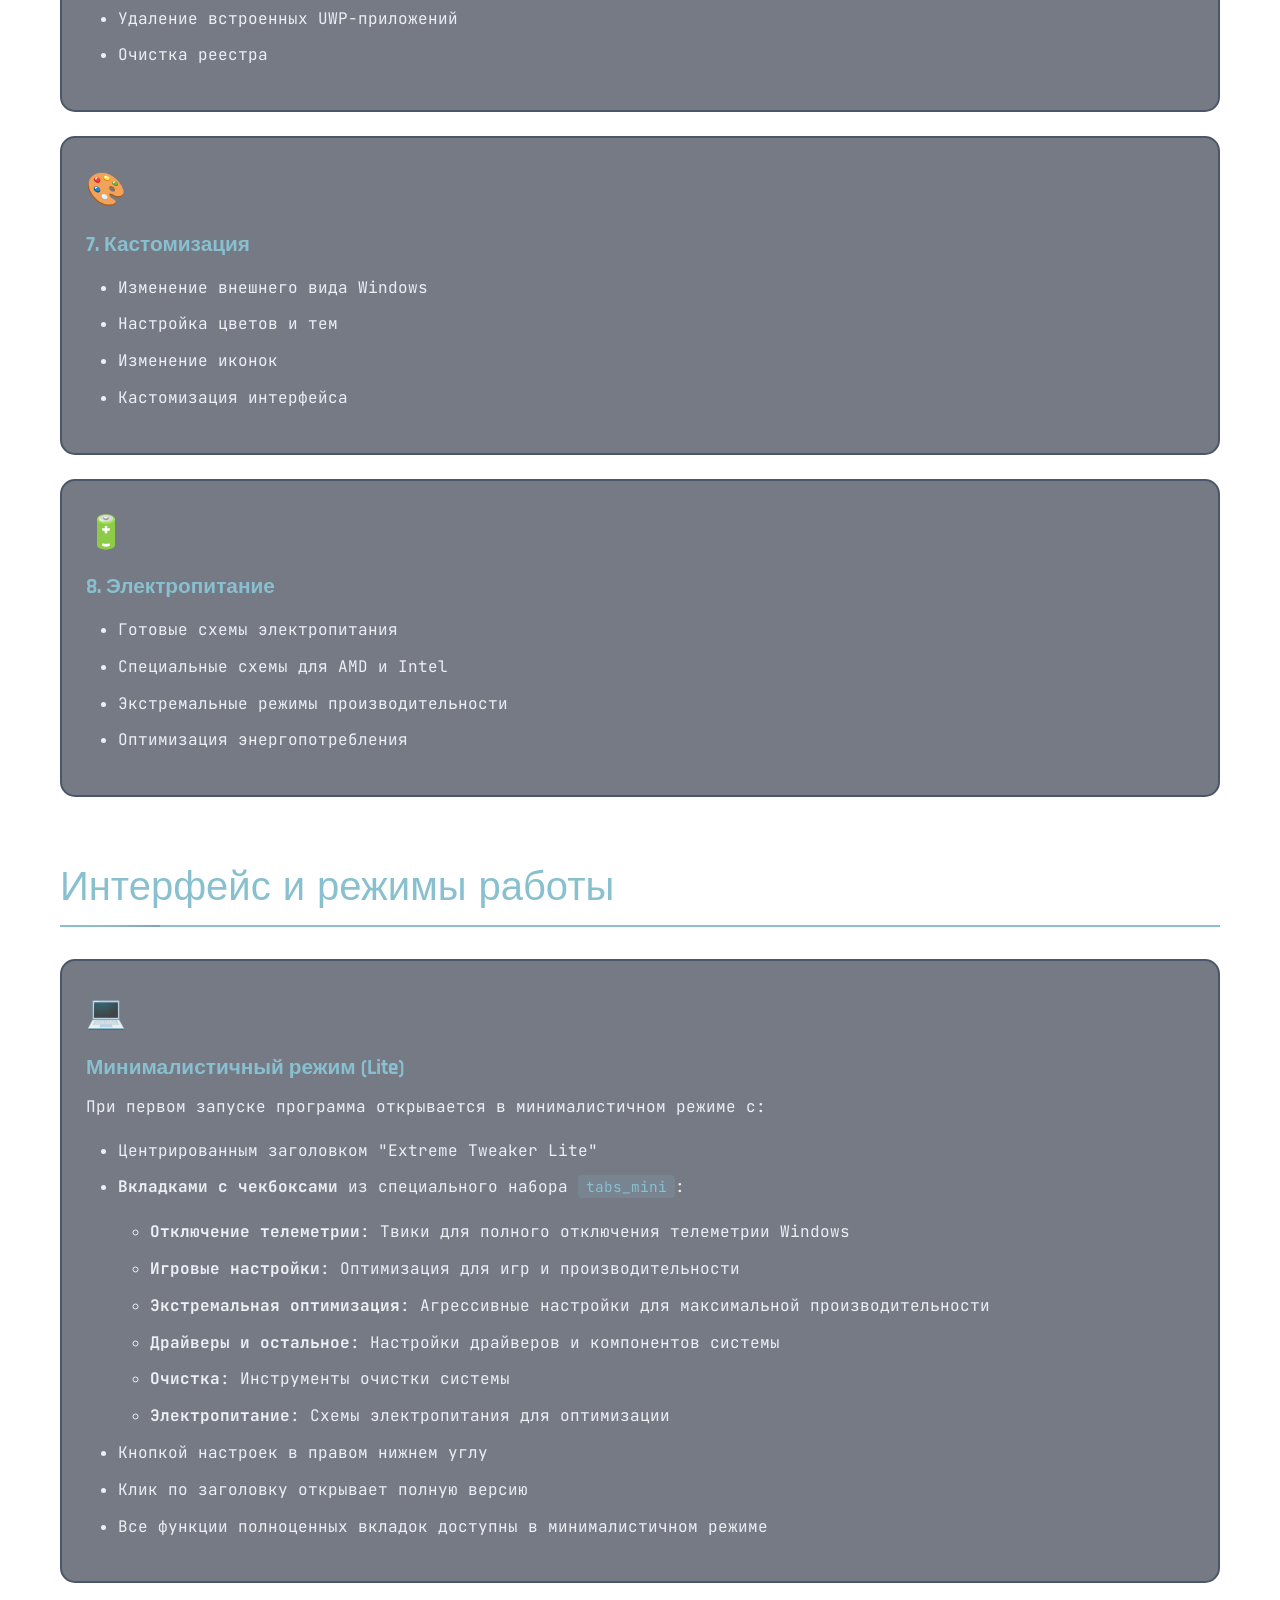
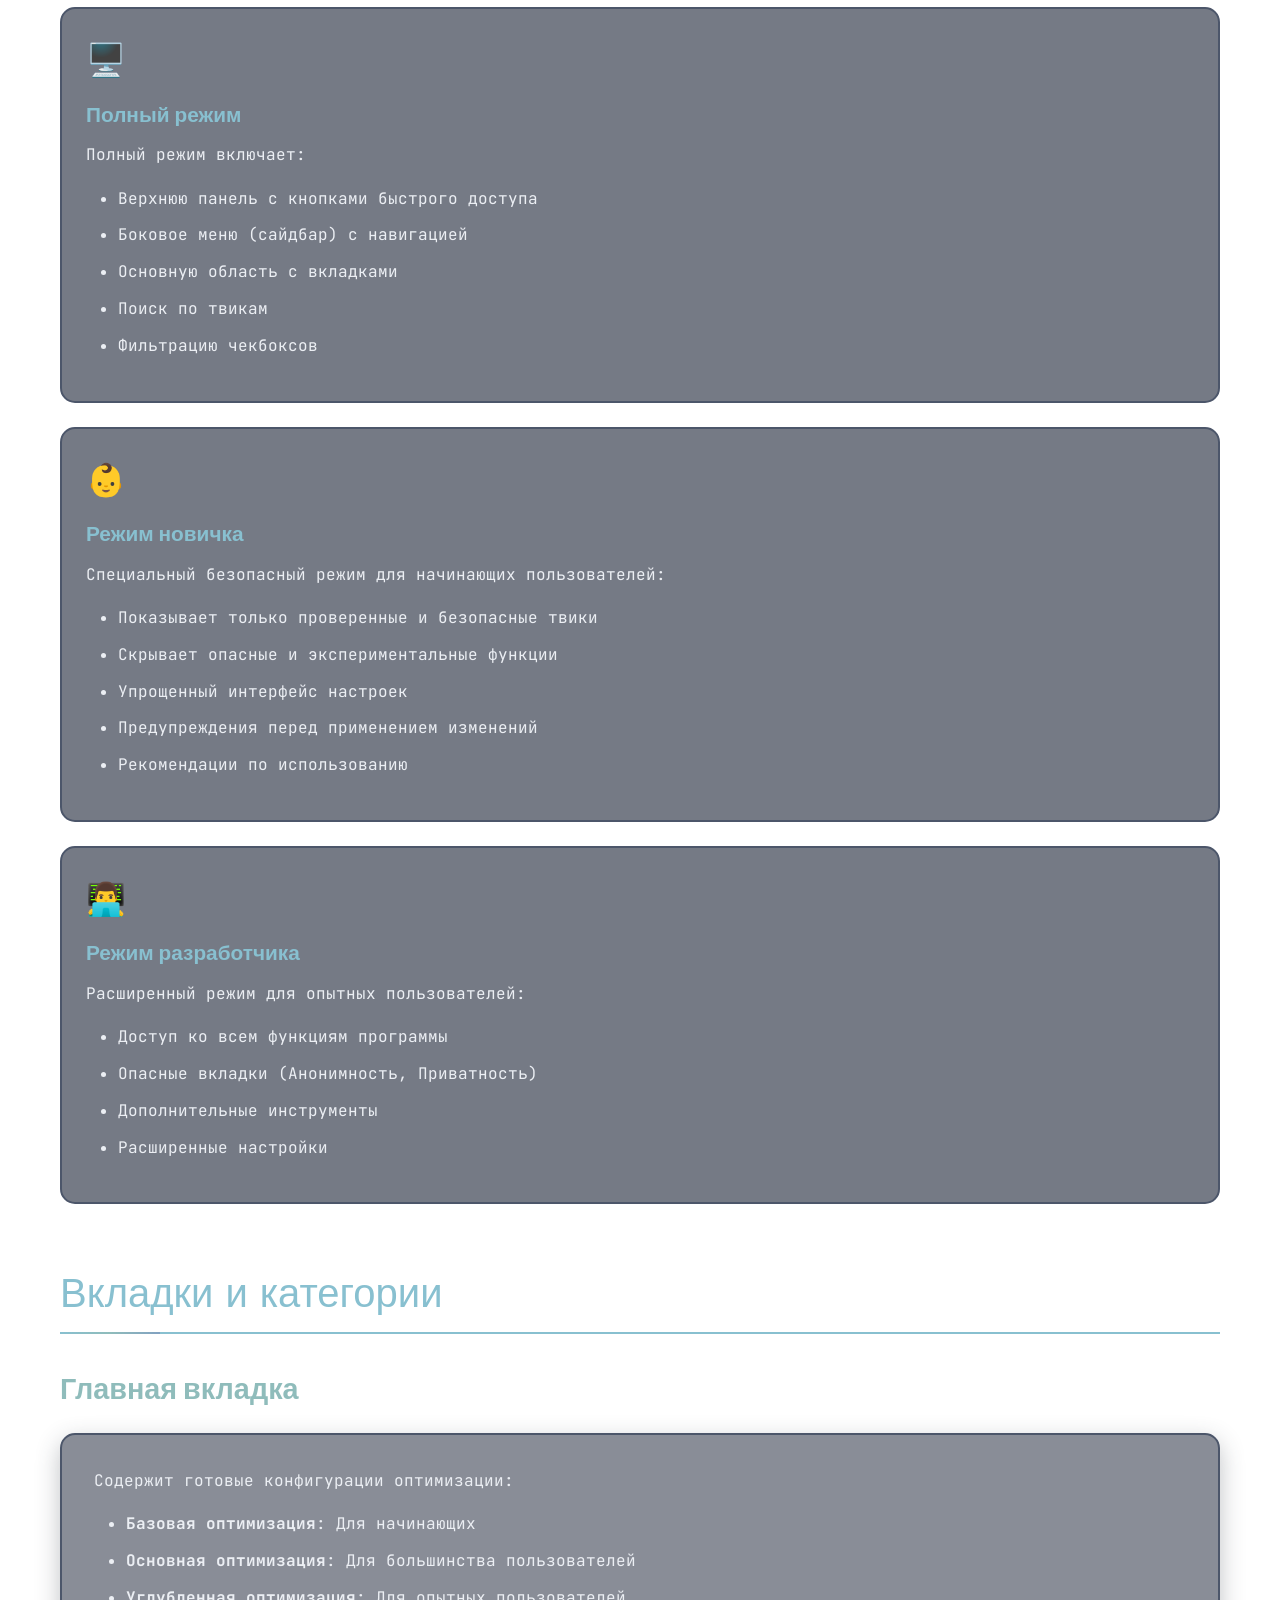
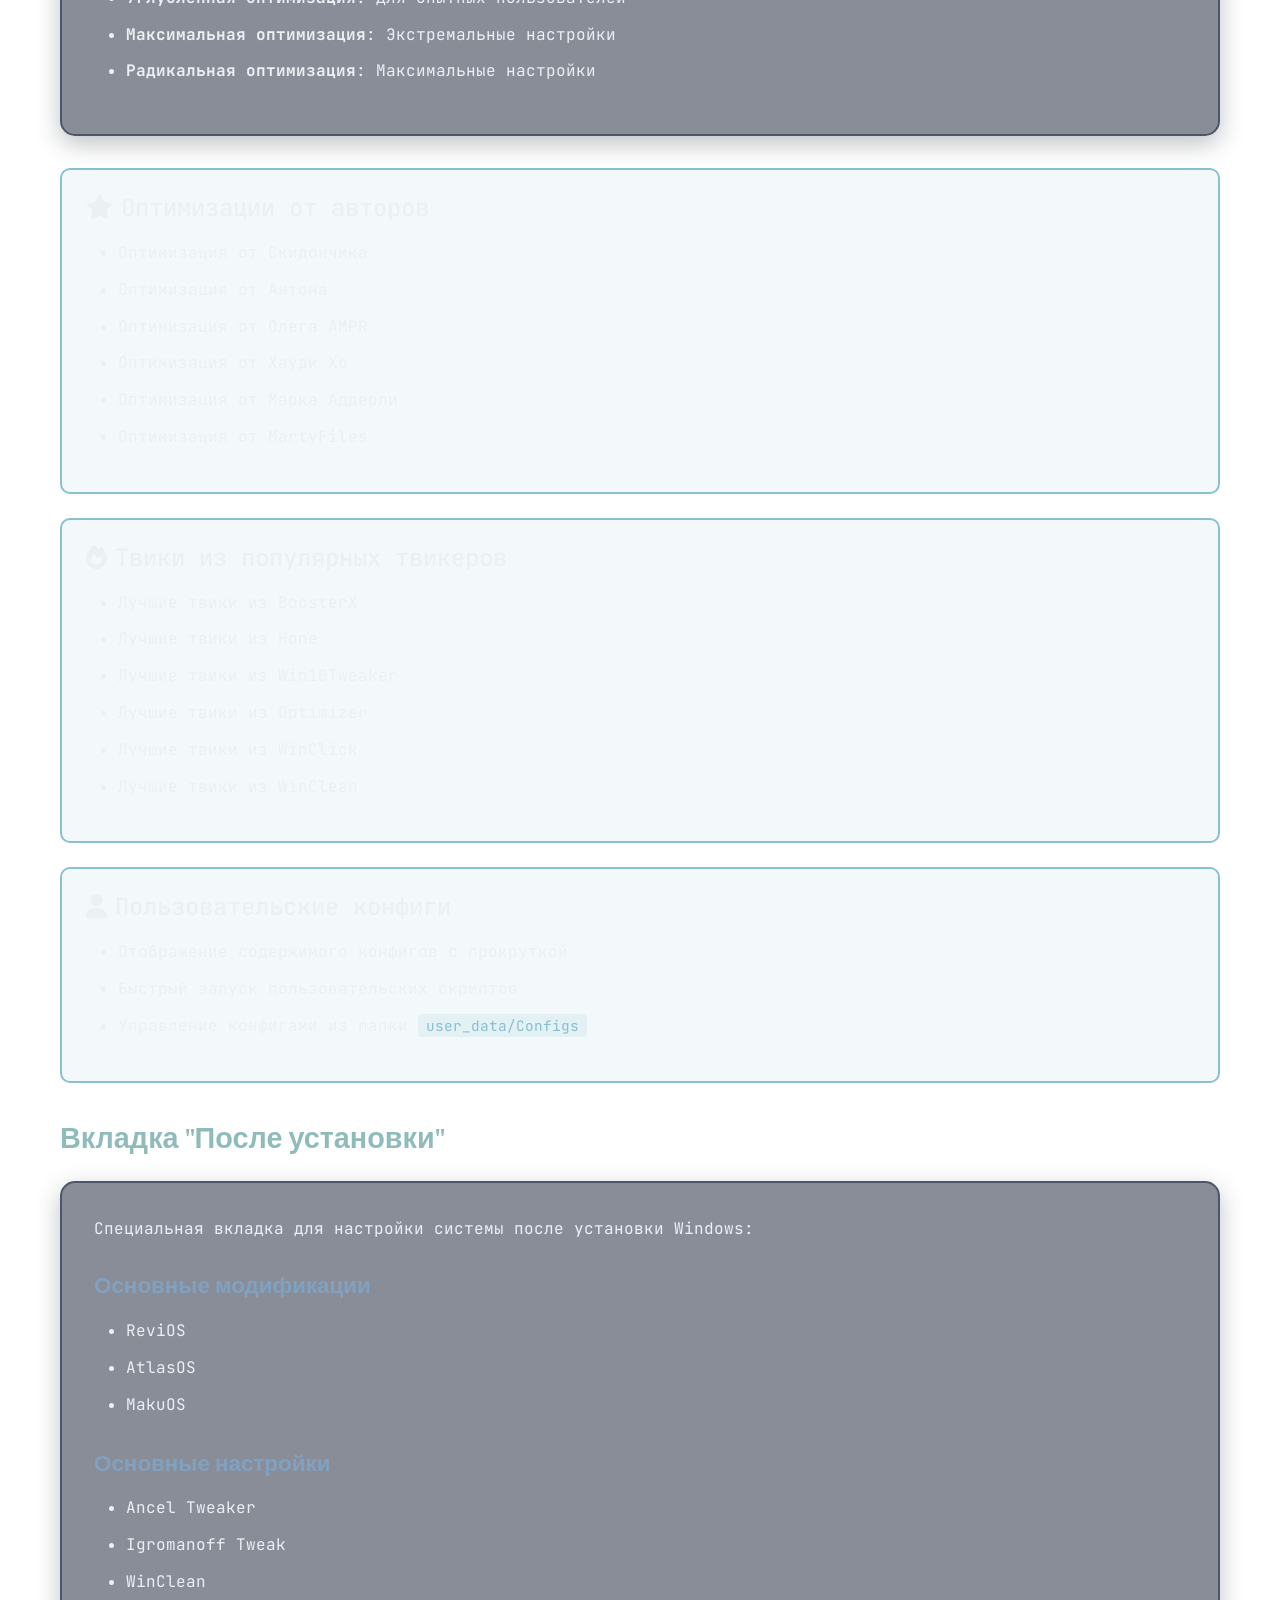
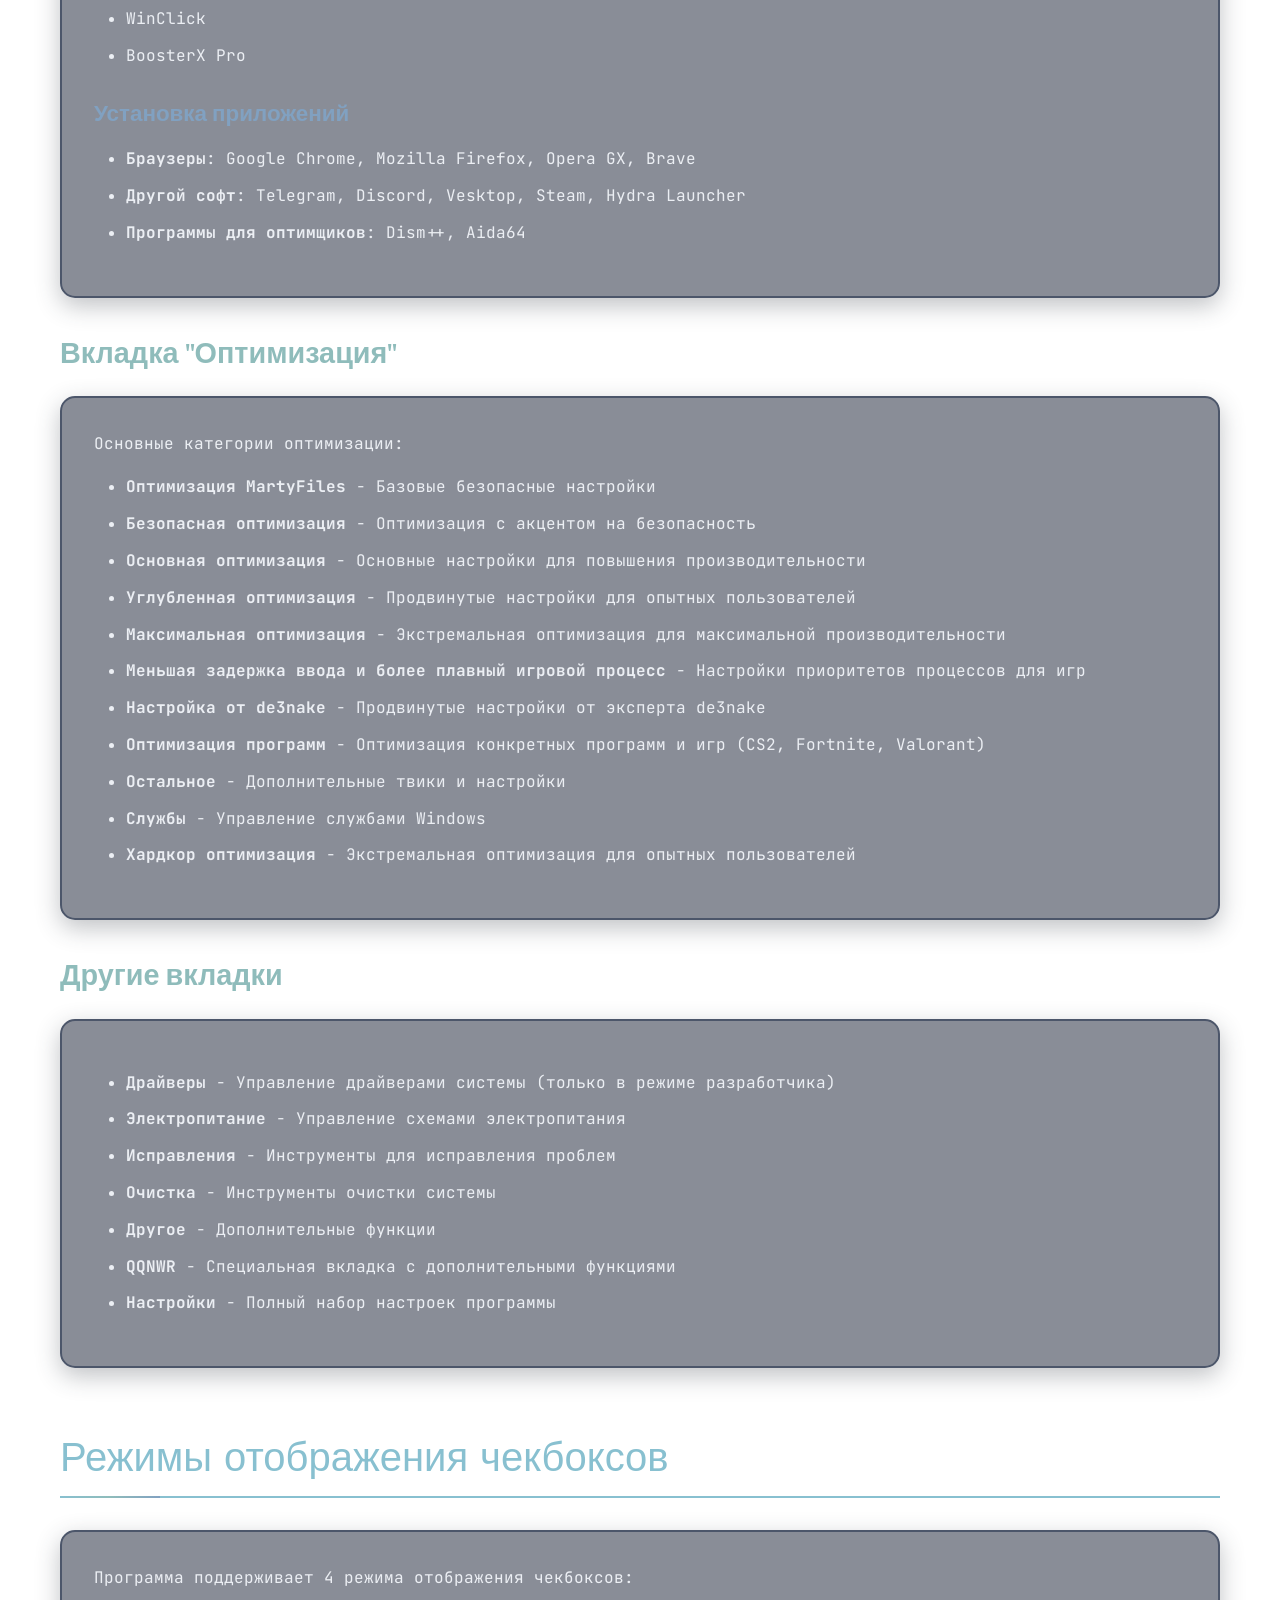
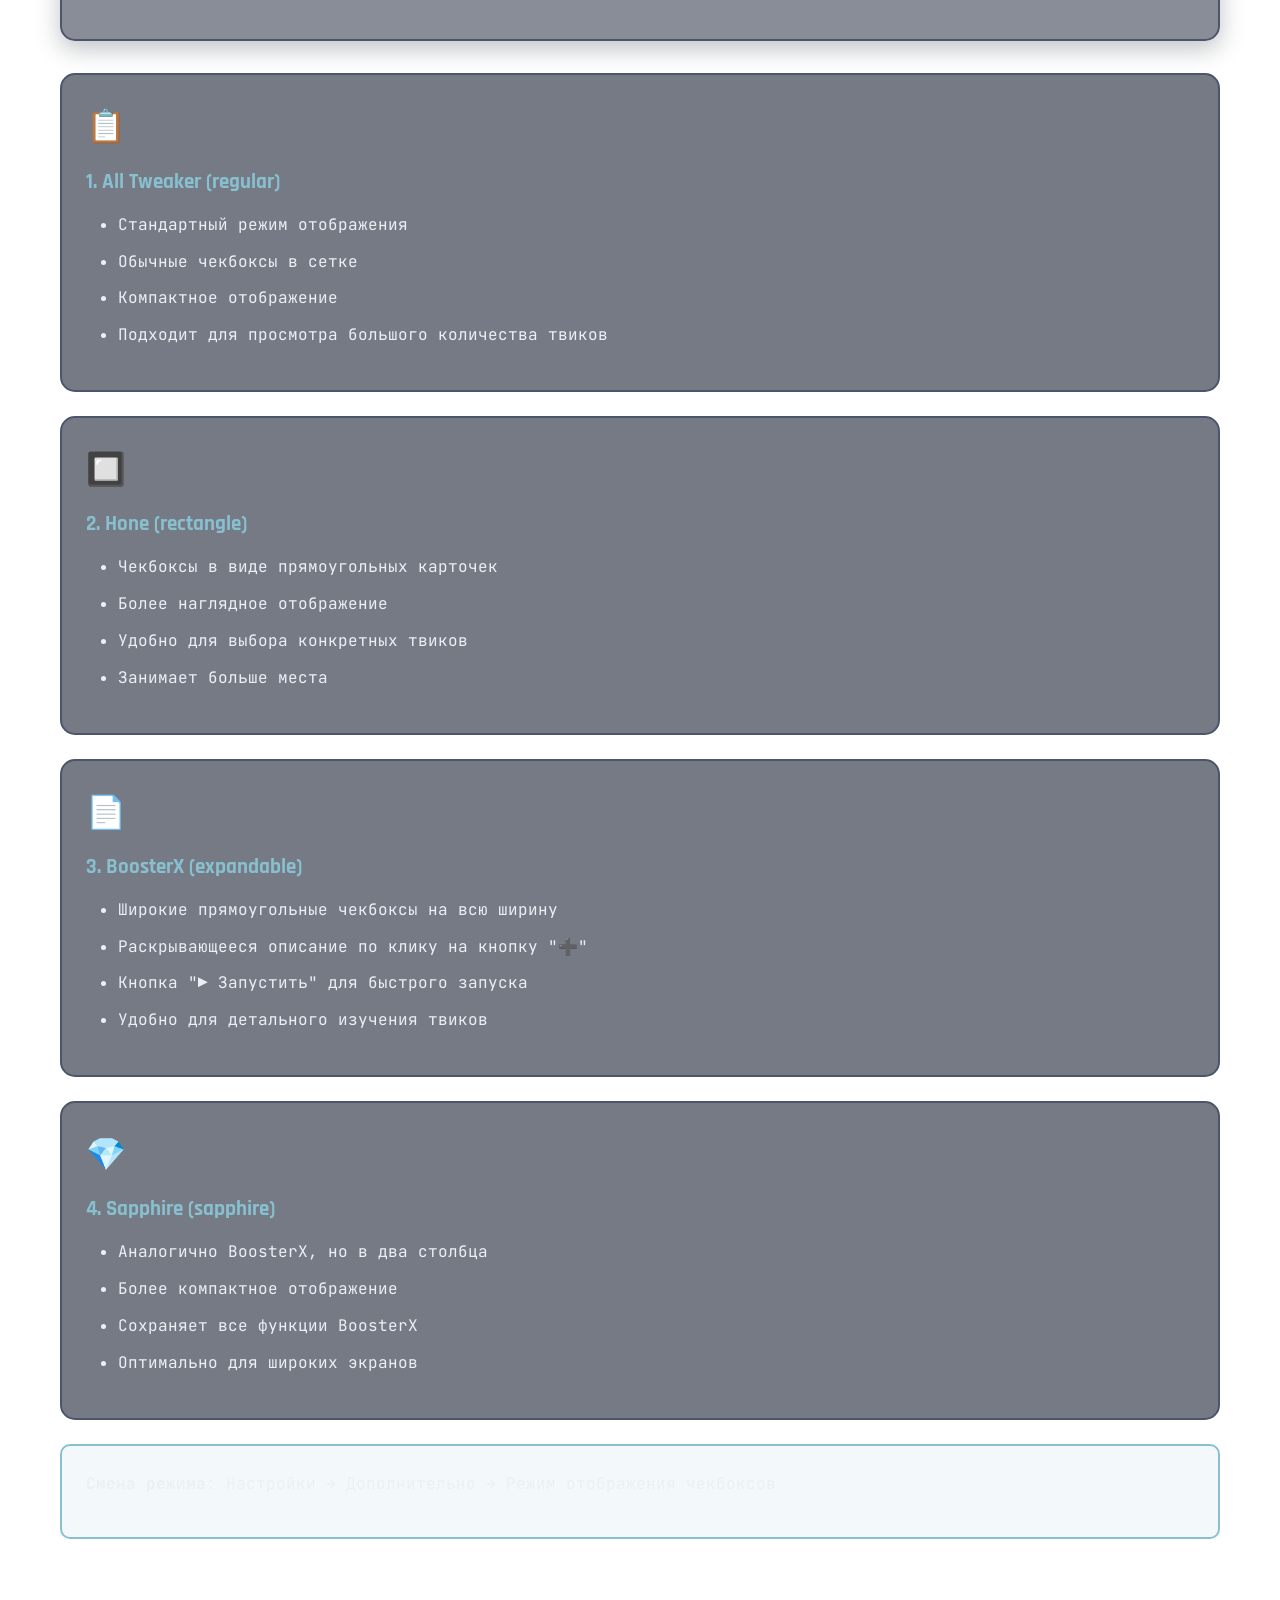
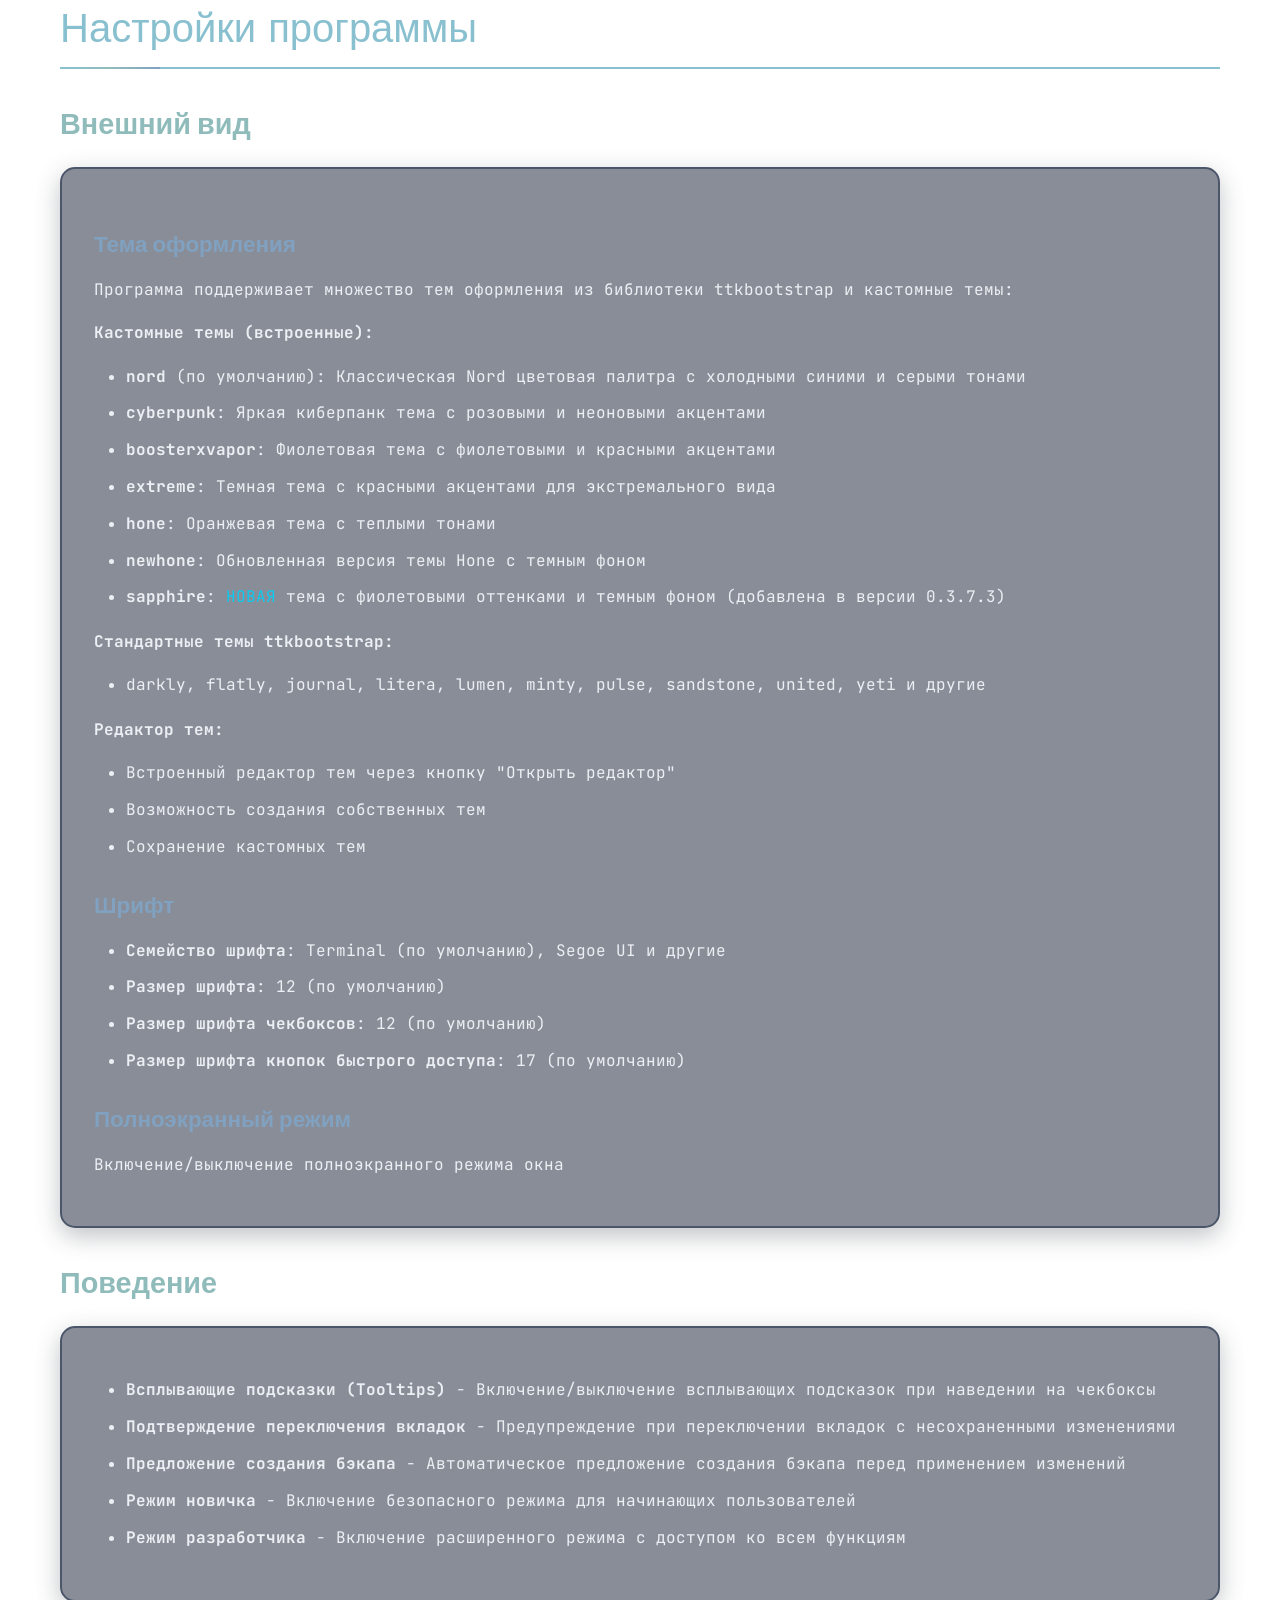
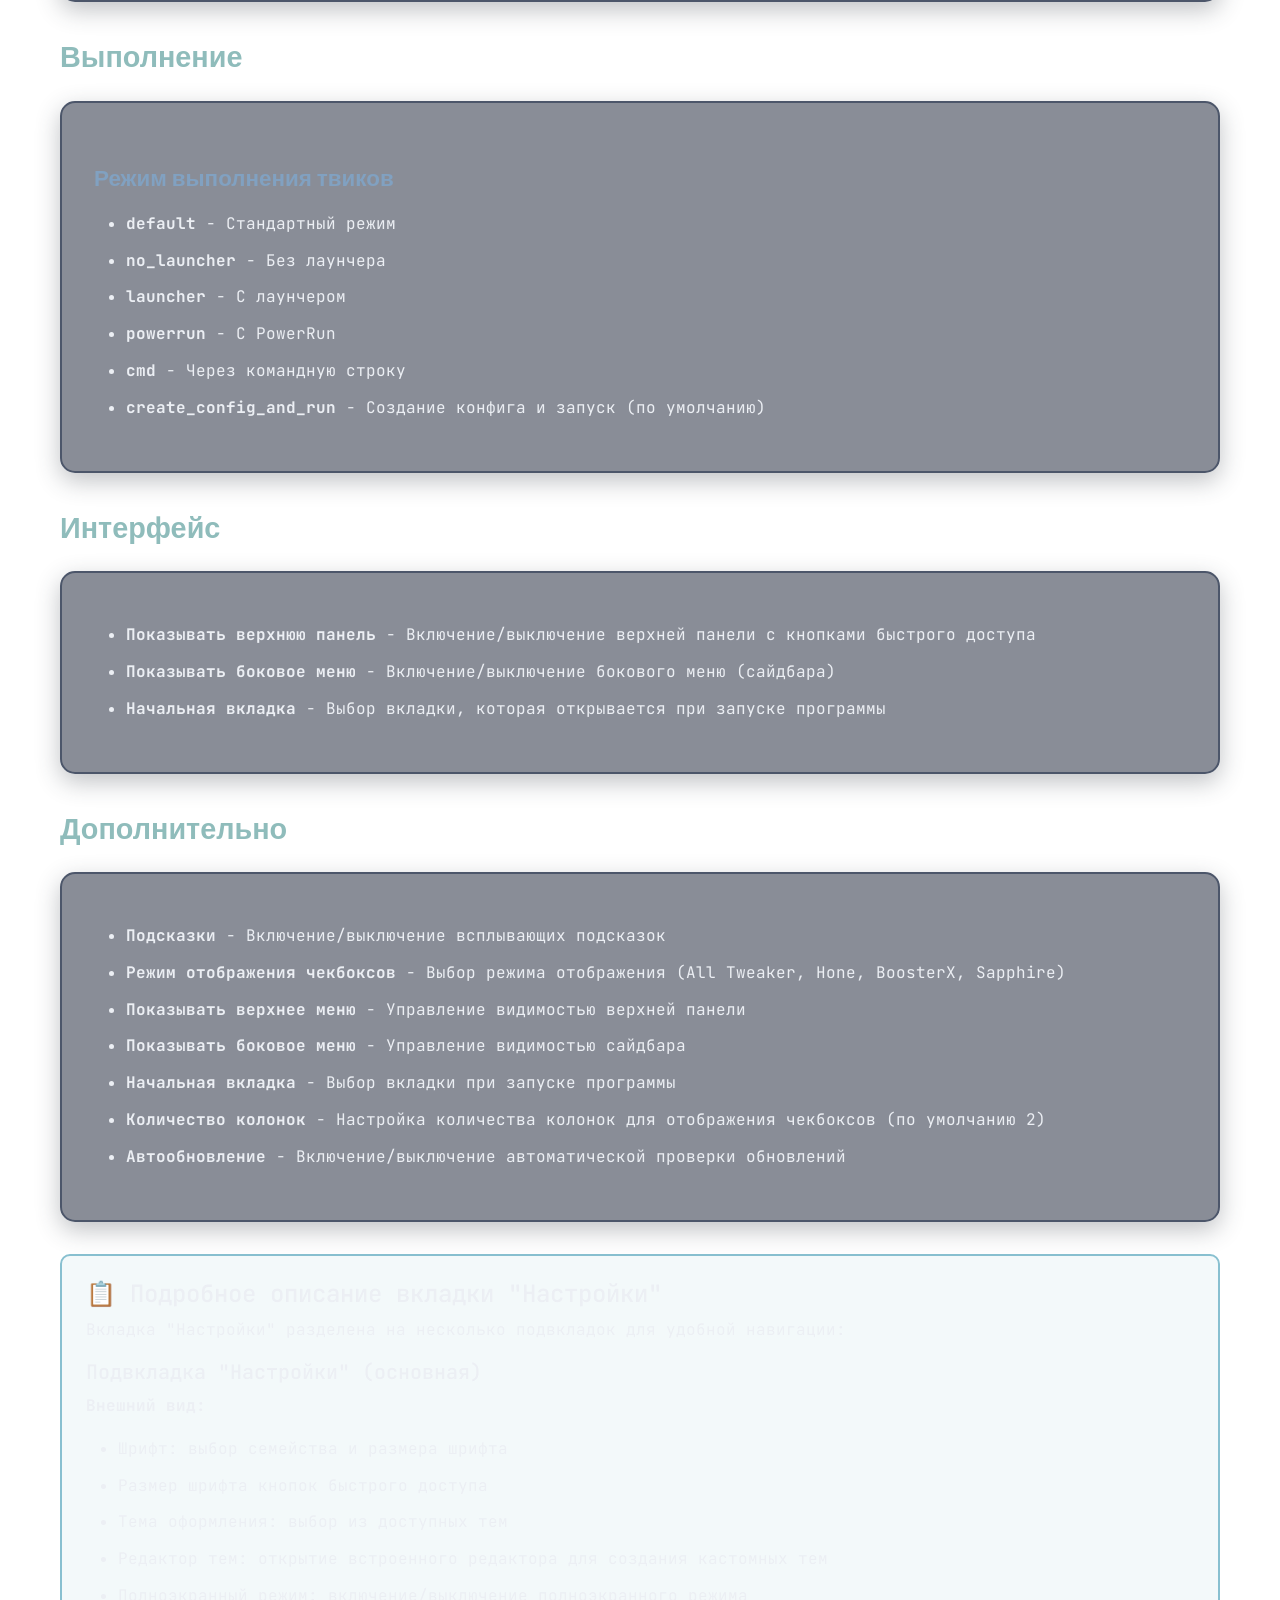
<file: doc.html>
<!DOCTYPE html>
<html lang="ru">
<head>
    <meta charset="UTF-8">
    <meta name="viewport" content="width=device-width, initial-scale=1.0">
    <title>Extreme Tweaker - Полная документация</title>
    <link href="https://cdn.jsdelivr.net/npm/bootstrap@5.3.0/dist/css/bootstrap.min.css" rel="stylesheet">
    <link href="https://fonts.googleapis.com/css2?family=JetBrains+Mono:wght@300;400;700&family=Orbitron:wght@400;700;900&family=Rajdhani:wght@300;400;700&display=swap" rel="stylesheet">
    <link rel="stylesheet" href="https://cdnjs.cloudflare.com/ajax/libs/font-awesome/6.4.0/css/all.min.css">
    <style>
        :root {
            /* Nord Color Palette */
            --nord0: #2E3440;
            --nord1: #3B4252;
            --nord2: #434C5E;
            --nord3: #4C566A;
            --nord4: #D8DEE9;
            --nord5: #E5E9F0;
            --nord6: #ECEFF4;
            --nord7: #8FBCBB;
            --nord8: #88C0D0;
            --nord9: #81A1C1;
            --nord10: #5E81AC;
            --nord11: #BF616A;
            --nord12: #D08770;
            --nord13: #EBCB8B;
            --nord14: #A3BE8C;
            --nord15: #B48EAD;
            
            /* Theme Colors */
            --dark-bg: var(--nord0);
            --darker-bg: #1e2229;
            --card-bg: rgba(59, 66, 82, 0.85);
            --glass-bg: rgba(216, 222, 233, 0.08);
            --text-primary: var(--nord6);
            --text-secondary: var(--nord4);
            --accent-primary: var(--nord8);
            --accent-secondary: var(--nord7);
            --accent-warm: var(--nord13);
            --gradient-primary: linear-gradient(135deg, var(--nord8), var(--nord7));
            --gradient-accent: linear-gradient(135deg, var(--nord10), var(--nord9));
            --gradient-winter: linear-gradient(135deg, var(--nord8), var(--nord7), var(--nord9));
        }

        * {
            margin: 0;
            padding: 0;
            box-sizing: border-box;
        }

        body {
            font-family: 'JetBrains Mono', monospace;
            background: linear-gradient(135deg, var(--nord0) 0%, var(--nord1) 50%, var(--nord0) 100%);
            background-attachment: fixed;
            color: var(--text-primary);
            overflow-x: hidden;
            min-height: 100vh;
            position: relative;
            line-height: 1.7;
            background-image: 
                url('keyboard.png');
        }

        /* Background Effects */
        body::before {
            content: '';
            position: fixed;
            top: 0;
            left: 0;
            width: 100%;
            height: 100%;
            background: 
                radial-gradient(circle at 20% 30%, rgba(136, 192, 208, 0.05) 0%, transparent 40%),
                radial-gradient(circle at 80% 70%, rgba(143, 188, 187, 0.04) 0%, transparent 40%);
            z-index: -1;
            pointer-events: none;
        }

        /* Nord Grid Background */
        .nord-grid-bg {
            position: fixed;
            top: 0;
            left: 0;
            width: 100%;
            height: 100%;
            background-image: 
                linear-gradient(90deg, rgba(136, 192, 208, 0.02) 1px, transparent 1px),
                linear-gradient(rgba(136, 192, 208, 0.02) 1px, transparent 1px);
            background-size: 60px 60px;
            z-index: -2;
            pointer-events: none;
            opacity: 0.3;
        }

        .navbar {
            background: rgba(46, 52, 64, 0.95);
            backdrop-filter: blur(20px);
            border-bottom: 2px solid var(--nord8);
            padding: 1rem 0;
            position: fixed;
            top: 0;
            width: 100%;
            z-index: 1000;
            transition: all 0.3s ease;
            box-shadow: 0 4px 20px rgba(46, 52, 64, 0.5);
        }

        .navbar-scrolled {
            background: rgba(30, 34, 41, 0.98);
            border-bottom: 2px solid var(--nord7);
            box-shadow: 0 5px 30px rgba(136, 192, 208, 0.2);
        }

        .navbar-brand {
            font-family: 'Orbitron', sans-serif;
            font-weight: 900;
            font-size: 1.8rem;
            background: var(--gradient-primary);
            background-clip: text;
            -webkit-background-clip: text;
            -webkit-text-fill-color: transparent;
            text-shadow: 0 0 20px rgba(136, 192, 208, 0.3);
            position: relative;
            padding-left: 40px;
        }

        .navbar-brand::before {
            content: '📚';
            position: absolute;
            left: 0;
            top: 50%;
            transform: translateY(-50%);
            color: var(--nord8);
            animation: sparkle 2s ease-in-out infinite;
        }

        @keyframes sparkle {
            0%, 100% { 
                opacity: 1;
                transform: translateY(-50%) scale(1);
            }
            50% { 
                opacity: 0.6;
                transform: translateY(-50%) scale(1.1);
            }
        }

        .nav-link {
            font-family: 'Rajdhani', sans-serif;
            font-weight: 600;
            color: var(--text-secondary) !important;
            margin: 0 10px;
            padding: 8px 16px !important;
            position: relative;
            transition: all 0.3s ease;
        }

        .nav-link::before {
            content: '';
            position: absolute;
            bottom: 0;
            left: 50%;
            width: 0;
            height: 2px;
            background: var(--gradient-primary);
            transition: all 0.3s ease;
            transform: translateX(-50%);
        }

        .nav-link:hover::before,
        .nav-link.active::before {
            width: 100%;
        }

        .nav-link:hover,
        .nav-link.active {
            color: var(--nord8) !important;
        }

        /* Documentation Specific Styles */
        .doc-container {
            max-width: 1200px;
            margin: 0 auto;
            padding: 120px 20px 40px;
        }

        .doc-header {
            text-align: center;
            margin-bottom: 4rem;
            padding: 3rem 0;
            border-bottom: 3px solid var(--nord8);
        }

        .doc-title {
            font-family: 'Orbitron', sans-serif;
            font-weight: 900;
            font-size: 3.5rem;
            background: var(--gradient-winter);
            background-clip: text;
            -webkit-background-clip: text;
            -webkit-text-fill-color: transparent;
            margin-bottom: 1rem;
            text-shadow: 0 0 50px rgba(136, 192, 208, 0.3);
        }

        .doc-subtitle {
            font-size: 1.3rem;
            color: var(--nord8);
            margin-bottom: 2rem;
        }

        .doc-version {
            display: inline-block;
            background: rgba(136, 192, 208, 0.15);
            border: 2px solid var(--nord8);
            padding: 10px 24px;
            border-radius: 12px;
            font-size: 1rem;
            color: var(--nord8);
            margin-top: 1rem;
        }

        /* Table of Contents */
        .toc {
            background: rgba(59, 66, 82, 0.7);
            border: 2px solid var(--nord8);
            border-radius: 20px;
            padding: 2rem;
            margin-bottom: 3rem;
            backdrop-filter: blur(10px);
            box-shadow: 0 8px 25px rgba(46, 52, 64, 0.4);
        }

        .toc-title {
            font-family: 'Orbitron', sans-serif;
            font-size: 1.8rem;
            color: var(--nord8);
            margin-bottom: 1.5rem;
            text-align: center;
        }

        .toc-list {
            list-style: none;
            padding: 0;
        }

        .toc-list li {
            margin: 0.8rem 0;
            padding-left: 1.5rem;
            position: relative;
        }

        .toc-list li::before {
            content: '▸';
            position: absolute;
            left: 0;
            color: var(--nord8);
            font-weight: bold;
        }

        .toc-list a {
            color: var(--text-secondary);
            text-decoration: none;
            transition: all 0.3s ease;
            display: block;
            padding: 5px 0;
        }

        .toc-list a:hover {
            color: var(--nord8);
            transform: translateX(5px);
        }

        .toc-list li.toc-level-2 {
            padding-left: 2.5rem;
            font-size: 0.95rem;
        }

        /* Content Sections */
        .doc-section {
            margin-bottom: 4rem;
            scroll-margin-top: 100px;
        }

        .section-header {
            font-family: 'Orbitron', sans-serif;
            font-size: 2.5rem;
            color: var(--nord8);
            margin-bottom: 2rem;
            padding-bottom: 1rem;
            border-bottom: 2px solid var(--nord8);
            position: relative;
        }

        .section-header::after {
            content: '';
            position: absolute;
            bottom: -2px;
            left: 0;
            width: 100px;
            height: 2px;
            background: var(--gradient-winter);
        }

        .subsection-header {
            font-family: 'Rajdhani', sans-serif;
            font-size: 1.8rem;
            color: var(--nord7);
            margin-top: 2.5rem;
            margin-bottom: 1.5rem;
            font-weight: 700;
        }

        .subsubsection-header {
            font-family: 'Rajdhani', sans-serif;
            font-size: 1.4rem;
            color: var(--nord9);
            margin-top: 2rem;
            margin-bottom: 1rem;
            font-weight: 600;
        }

        /* Content Cards */
        .content-card {
            background: rgba(59, 66, 82, 0.6);
            border: 2px solid var(--nord3);
            border-radius: 15px;
            padding: 2rem;
            margin-bottom: 2rem;
            backdrop-filter: blur(10px);
            transition: all 0.3s ease;
            box-shadow: 0 8px 25px rgba(46, 52, 64, 0.3);
        }

        .content-card:hover {
            border-color: var(--nord8);
            transform: translateY(-3px);
            box-shadow: 0 15px 40px rgba(136, 192, 208, 0.2);
            background: rgba(67, 76, 94, 0.7);
        }

        .feature-card {
            background: rgba(59, 66, 82, 0.7);
            border: 2px solid var(--nord3);
            border-radius: 15px;
            padding: 1.5rem;
            margin-bottom: 1.5rem;
            position: relative;
            overflow: hidden;
            transition: all 0.3s ease;
            backdrop-filter: blur(10px);
        }

        .feature-card::before {
            content: '';
            position: absolute;
            top: 0;
            left: 0;
            width: 4px;
            height: 100%;
            background: var(--gradient-winter);
            transform: scaleY(0);
            transition: transform 0.3s ease;
        }

        .feature-card:hover::before {
            transform: scaleY(1);
        }

        .feature-card:hover {
            border-color: var(--nord8);
            transform: translateX(5px);
        }

        .feature-icon {
            font-size: 2rem;
            color: var(--nord8);
            margin-bottom: 1rem;
        }

        .feature-title {
            font-size: 1.3rem;
            color: var(--nord8);
            margin-bottom: 0.8rem;
            font-family: 'Rajdhani', sans-serif;
            font-weight: 700;
        }

        /* Lists */
        ul, ol {
            margin: 1rem 0;
            padding-left: 2rem;
        }

        li {
            margin: 0.5rem 0;
            line-height: 1.8;
        }

        /* Code Blocks */
        .code-block {
            background: rgba(30, 34, 41, 0.9);
            border: 2px solid var(--nord8);
            border-radius: 10px;
            padding: 1.5rem;
            margin: 1.5rem 0;
            overflow-x: auto;
            font-family: 'JetBrains Mono', monospace;
            font-size: 0.9rem;
            position: relative;
        }

        .code-block::before {
            content: '📝';
            position: absolute;
            top: 10px;
            right: 15px;
            opacity: 0.5;
        }

        code {
            background: rgba(136, 192, 208, 0.15);
            padding: 2px 8px;
            border-radius: 4px;
            color: var(--nord8);
            font-family: 'JetBrains Mono', monospace;
            font-size: 0.9em;
        }

        pre {
            margin: 0;
            color: var(--nord8);
        }

        /* Tables */
        table {
            width: 100%;
            border-collapse: collapse;
            margin: 1.5rem 0;
            background: rgba(59, 66, 82, 0.5);
            border-radius: 10px;
            overflow: hidden;
        }

        th, td {
            padding: 1rem;
            text-align: left;
            border-bottom: 1px solid var(--nord3);
        }

        th {
            background: rgba(136, 192, 208, 0.2);
            color: var(--nord8);
            font-weight: 700;
            font-family: 'Rajdhani', sans-serif;
        }

        tr:hover {
            background: rgba(136, 192, 208, 0.1);
        }

        /* Badges */
        .badge {
            display: inline-block;
            padding: 5px 12px;
            border-radius: 15px;
            font-size: 0.85rem;
            font-weight: 700;
            margin: 0 5px;
        }

        .badge-primary {
            background: rgba(136, 192, 208, 0.2);
            color: var(--nord8);
            border: 1px solid var(--nord8);
        }

        .badge-success {
            background: rgba(163, 190, 140, 0.2);
            color: var(--nord14);
            border: 1px solid var(--nord14);
        }

        .badge-warning {
            background: rgba(235, 203, 139, 0.2);
            color: var(--nord13);
            border: 1px solid var(--nord13);
        }

        /* Links */
        a {
            color: var(--nord8);
            text-decoration: none;
            transition: all 0.3s ease;
            border-bottom: 1px solid transparent;
        }

        a:hover {
            color: var(--nord7);
            border-bottom-color: var(--nord7);
        }

        /* Horizontal Rule */
        hr {
            border: none;
            height: 2px;
            background: var(--gradient-winter);
            margin: 3rem 0;
            border-radius: 2px;
        }

        /* Blockquotes */
        blockquote {
            border-left: 4px solid var(--nord8);
            padding-left: 1.5rem;
            margin: 1.5rem 0;
            color: var(--text-secondary);
            font-style: italic;
            background: rgba(136, 192, 208, 0.05);
            padding: 1rem 1.5rem;
            border-radius: 5px;
        }

        /* Highlight Boxes */
        .info-box {
            background: rgba(136, 192, 208, 0.1);
            border: 2px solid var(--nord8);
            border-radius: 10px;
            padding: 1.5rem;
            margin: 1.5rem 0;
        }

        .warning-box {
            background: rgba(235, 203, 139, 0.1);
            border: 2px solid var(--nord13);
            border-radius: 10px;
            padding: 1.5rem;
            margin: 1.5rem 0;
        }

        .success-box {
            background: rgba(163, 190, 140, 0.1);
            border: 2px solid var(--nord14);
            border-radius: 10px;
            padding: 1.5rem;
            margin: 1.5rem 0;
        }

        /* Footer */
        .footer {
            background: var(--nord0);
            padding: 3rem 0 2rem;
            border-top: 3px solid var(--nord8);
            margin-top: 4rem;
            box-shadow: 0 -5px 30px rgba(46, 52, 64, 0.5);
        }

        .social-links {
            display: flex;
            gap: 1rem;
            justify-content: center;
            margin: 2rem 0;
        }

        .social-link {
            width: 50px;
            height: 50px;
            border: 2px solid var(--nord8);
            border-radius: 12px;
            display: flex;
            align-items: center;
            justify-content: center;
            color: var(--nord8);
            text-decoration: none;
            transition: all 0.3s ease;
            background: rgba(136, 192, 208, 0.1);
        }

        .social-link:hover {
            color: var(--nord0);
            background: var(--nord8);
            border-color: var(--nord7);
            transform: translateY(-3px);
            box-shadow: 0 8px 25px rgba(136, 192, 208, 0.4);
        }

        /* Scroll to top button */
        .scroll-top {
            position: fixed;
            bottom: 30px;
            right: 30px;
            width: 50px;
            height: 50px;
            background: var(--gradient-winter);
            border: 2px solid var(--nord8);
            border-radius: 50%;
            display: flex;
            align-items: center;
            justify-content: center;
            color: var(--nord0);
            font-size: 1.5rem;
            cursor: pointer;
            opacity: 0;
            transition: all 0.3s ease;
            z-index: 999;
            box-shadow: 0 5px 20px rgba(136, 192, 208, 0.3);
        }

        .scroll-top.visible {
            opacity: 1;
        }

        .scroll-top:hover {
            transform: translateY(-5px);
            box-shadow: 0 10px 30px rgba(136, 192, 208, 0.5);
        }

        /* Responsive */
        @media (max-width: 768px) {
            .doc-title {
                font-size: 2.5rem;
            }
            
            .section-header {
                font-size: 2rem;
            }
            
            .doc-container {
                padding: 100px 15px 30px;
            }

            .toc {
                padding: 1.5rem;
            }
        }

        /* Smooth scroll */
        html {
            scroll-behavior: smooth;
        }

        /* Print styles */
        @media print {
            .navbar, .footer, .scroll-top {
                display: none;
            }
            
            .doc-container {
                padding: 0;
            }
        }
    </style>
</head>
<body>
    <!-- Background Elements -->
    <div class="nord-grid-bg"></div>

    <!-- Navigation -->
    <nav class="navbar navbar-expand-lg">
        <div class="container">
            <a class="navbar-brand" href="index.html">
                <i class="fas fa-book me-2"></i>EXTREME TWEAKER DOCS
            </a>
            <button class="navbar-toggler" type="button" data-bs-toggle="collapse" data-bs-target="#navbarNav">
                <span class="navbar-toggler-icon"></span>
            </button>
            <div class="collapse navbar-collapse" id="navbarNav">
                <ul class="navbar-nav ms-auto">
                    <li class="nav-item">
                        <a class="nav-link" href="index.html">ГЛАВНАЯ</a>
                    </li>
                    <li class="nav-item">
                        <a class="nav-link active" href="doc.html">ДОКУМЕНТАЦИЯ</a>
                    </li>
                </ul>
            </div>
        </div>
    </nav>

    <!-- Documentation Container -->
    <div class="doc-container">
        <!-- Header -->
        <div class="doc-header">
            <h1 class="doc-title">EXTREME TWEAKER</h1>
            <p class="doc-subtitle">Полная документация</p>
            <div class="doc-version">
                <i class="fas fa-code-branch me-2"></i>Версия документации: 1.1 | Версия программы: v0.3.7.3
            </div>
        </div>

        <!-- Table of Contents -->
        <div class="toc">
            <h2 class="toc-title">📋 Содержание</h2>
            <ul class="toc-list">
                <li><a href="#введение">1. Введение</a></li>
                <li><a href="#основные-возможности">2. Основные возможности</a></li>
                <li><a href="#интерфейс-и-режимы-работы">3. Интерфейс и режимы работы</a></li>
                <li><a href="#вкладки-и-категории">4. Вкладки и категории</a></li>
                <li><a href="#режимы-отображения-чекбоксов">5. Режимы отображения чекбоксов</a></li>
                <li><a href="#настройки-программы">6. Настройки программы</a></li>
                <li><a href="#конфигурации-и-пресеты">7. Конфигурации и пресеты</a></li>
                <li><a href="#режимы-выполнения-твиков">8. Режимы выполнения твиков</a></li>
                <li><a href="#безопасность-и-бэкапы">9. Безопасность и бэкапы</a></li>
                <li><a href="#телеметрия-и-логирование">10. Телеметрия и логирование</a></li>
                <li><a href="#расширенные-функции">11. Расширенные функции</a></li>
                <li><a href="#технические-детали">12. Технические детали</a></li>
            </ul>
        </div>

        <!-- Introduction Section -->
        <section id="введение" class="doc-section">
            <h2 class="section-header">Введение</h2>
            
            <div class="content-card">
                <p><strong>Extreme Tweaker</strong> - это мощная программа для глубокой оптимизации и настройки операционной системы Windows. Программа предоставляет пользователям широкий набор инструментов для улучшения производительности, приватности, безопасности и кастомизации системы.</p>
            </div>

            <div class="feature-card">
                <div class="feature-icon">📌</div>
                <h3 class="feature-title">Версия</h3>
                <p><strong>Текущая версия</strong>: v0.3.7.3</p>
                <div class="mt-3">
                    <h4 class="text-info">Что нового в версии 0.3.7.3:</h4>
                    <ul>
                        <li>✨ <strong>Новая тема Sapphire</strong>: Добавлена новая тема оформления с фиолетовыми оттенками</li>
                        <li>✨ <strong>Новый режим отображения Sapphire</strong>: Чекбоксы в два столбца с раскрывающимся описанием</li>
                        <li>✨ <strong>Обновлена минималистичная вкладка</strong>: Теперь с полноценными вкладками и чекбоксами</li>
                        <li>🔄 <strong>Переименование режимов</strong>: Режим "Anton" переименован в "BoosterX"</li>
                        <li>🗑️ <strong>Удален старый режим "BoosterX" (wide)</strong>: Заменен на новый BoosterX</li>
                        <li>📝 <strong>Улучшена документация</strong>: Добавлены подробные описания всех тем, настроек и требований</li>
                    </ul>
                </div>
            </div>

            <div class="feature-card">
                <div class="feature-icon">🎯</div>
                <h3 class="feature-title">Основные цели программы</h3>
                <ul>
                    <li>⚡ Максимальная оптимизация производительности Windows</li>
                    <li>🔒 Улучшение приватности и безопасности</li>
                    <li>🎨 Кастомизация внешнего вида системы</li>
                    <li>🛠️ Управление службами и компонентами Windows</li>
                    <li>🧹 Очистка системы от мусора</li>
                    <li>🔧 Исправление проблем и откат изменений</li>
                </ul>
            </div>
        </section>

        <!-- Main Features Section -->
        <section id="основные-возможности" class="doc-section">
            <h2 class="section-header">Основные возможности</h2>

            <div class="feature-card">
                <div class="feature-icon">⚡</div>
                <h3 class="feature-title">1. Оптимизация системы</h3>
                <ul>
                    <li><strong>Базовые оптимизации</strong>: Безопасные твики для начинающих пользователей</li>
                    <li><strong>Основные оптимизации</strong>: Расширенный набор для большинства пользователей</li>
                    <li><strong>Углубленные оптимизации</strong>: Продвинутые настройки для опытных пользователей</li>
                    <li><strong>Максимальные оптимизации</strong>: Экстремальные настройки для максимальной производительности</li>
                    <li><strong>Хардкор оптимизации</strong>: Агрессивные настройки, которые могут повлиять на стабильность</li>
                </ul>
            </div>

            <div class="feature-card">
                <div class="feature-icon">🎮</div>
                <h3 class="feature-title">2. Оптимизация для игр</h3>
                <ul>
                    <li>Уменьшение задержки ввода (input lag)</li>
                    <li>Оптимизация приоритетов процессов</li>
                    <li>Настройки DirectX и OpenGL</li>
                    <li>Оптимизация мыши и клавиатуры</li>
                    <li>Настройки звука для игр</li>
                    <li>Оптимизация сетевых параметров для снижения пинга</li>
                </ul>
            </div>

            <div class="feature-card">
                <div class="feature-icon">🔧</div>
                <h3 class="feature-title">3. Оптимизация компонентов</h3>
                <ul>
                    <li><strong>Процессоры</strong>: Специальные настройки для AMD и Intel</li>
                    <li><strong>Видеокарты</strong>: Оптимизация NVIDIA</li>
                    <li><strong>Память</strong>: Настройки управления RAM</li>
                    <li><strong>Сеть</strong>: Оптимизация TCP/IP и сетевых драйверов</li>
                    <li><strong>Диски</strong>: Оптимизация работы с накопителями</li>
                </ul>
            </div>

            <div class="feature-card">
                <div class="feature-icon">🔒</div>
                <h3 class="feature-title">4. Приватность и безопасность</h3>
                <ul>
                    <li>Отключение телеметрии Windows</li>
                    <li>Блокировка слежки Microsoft</li>
                    <li>Управление сбором данных</li>
                    <li>Настройки приватности</li>
                    <li>Управление брандмауэром Windows</li>
                </ul>
            </div>

            <div class="feature-card">
                <div class="feature-icon">⚙️</div>
                <h3 class="feature-title">5. Управление службами</h3>
                <ul>
                    <li>Отключение ненужных служб Windows</li>
                    <li>Оптимизация автозагрузки</li>
                    <li>Управление планировщиком задач</li>
                    <li>Контроль обновлений Windows</li>
                </ul>
            </div>

            <div class="feature-card">
                <div class="feature-icon">🧹</div>
                <h3 class="feature-title">6. Очистка системы</h3>
                <ul>
                    <li>Удаление временных файлов</li>
                    <li>Очистка кэша</li>
                    <li>Удаление логов</li>
                    <li>Удаление встроенных UWP-приложений</li>
                    <li>Очистка реестра</li>
                </ul>
            </div>

            <div class="feature-card">
                <div class="feature-icon">🎨</div>
                <h3 class="feature-title">7. Кастомизация</h3>
                <ul>
                    <li>Изменение внешнего вида Windows</li>
                    <li>Настройка цветов и тем</li>
                    <li>Изменение иконок</li>
                    <li>Кастомизация интерфейса</li>
                </ul>
            </div>

            <div class="feature-card">
                <div class="feature-icon">🔋</div>
                <h3 class="feature-title">8. Электропитание</h3>
                <ul>
                    <li>Готовые схемы электропитания</li>
                    <li>Специальные схемы для AMD и Intel</li>
                    <li>Экстремальные режимы производительности</li>
                    <li>Оптимизация энергопотребления</li>
                </ul>
            </div>
        </section>

        <!-- Interface and Modes Section -->
        <section id="интерфейс-и-режимы-работы" class="doc-section">
            <h2 class="section-header">Интерфейс и режимы работы</h2>

            <div class="feature-card">
                <div class="feature-icon">💻</div>
                <h3 class="feature-title">Минималистичный режим (Lite)</h3>
                <p>При первом запуске программа открывается в минималистичном режиме с:</p>
                <ul>
                    <li>Центрированным заголовком "Extreme Tweaker Lite"</li>
                    <li><strong>Вкладками с чекбоксами</strong> из специального набора <code>tabs_mini</code>:
                        <ul>
                            <li><strong>Отключение телеметрии</strong>: Твики для полного отключения телеметрии Windows</li>
                            <li><strong>Игровые настройки</strong>: Оптимизация для игр и производительности</li>
                            <li><strong>Экстремальная оптимизация</strong>: Агрессивные настройки для максимальной производительности</li>
                            <li><strong>Драйверы и остальное</strong>: Настройки драйверов и компонентов системы</li>
                            <li><strong>Очистка</strong>: Инструменты очистки системы</li>
                            <li><strong>Электропитание</strong>: Схемы электропитания для оптимизации</li>
                        </ul>
                    </li>
                    <li>Кнопкой настроек в правом нижнем углу</li>
                    <li>Клик по заголовку открывает полную версию</li>
                    <li>Все функции полноценных вкладок доступны в минималистичном режиме</li>
                </ul>
            </div>

            <div class="feature-card">
                <div class="feature-icon">🖥️</div>
                <h3 class="feature-title">Полный режим</h3>
                <p>Полный режим включает:</p>
                <ul>
                    <li>Верхнюю панель с кнопками быстрого доступа</li>
                    <li>Боковое меню (сайдбар) с навигацией</li>
                    <li>Основную область с вкладками</li>
                    <li>Поиск по твикам</li>
                    <li>Фильтрацию чекбоксов</li>
                </ul>
            </div>

            <div class="feature-card">
                <div class="feature-icon">👶</div>
                <h3 class="feature-title">Режим новичка</h3>
                <p>Специальный безопасный режим для начинающих пользователей:</p>
                <ul>
                    <li>Показывает только проверенные и безопасные твики</li>
                    <li>Скрывает опасные и экспериментальные функции</li>
                    <li>Упрощенный интерфейс настроек</li>
                    <li>Предупреждения перед применением изменений</li>
                    <li>Рекомендации по использованию</li>
                </ul>
            </div>

            <div class="feature-card">
                <div class="feature-icon">👨‍💻</div>
                <h3 class="feature-title">Режим разработчика</h3>
                <p>Расширенный режим для опытных пользователей:</p>
                <ul>
                    <li>Доступ ко всем функциям программы</li>
                    <li>Опасные вкладки (Анонимность, Приватность)</li>
                    <li>Дополнительные инструменты</li>
                    <li>Расширенные настройки</li>
                </ul>
            </div>
        </section>

        <!-- Tabs and Categories Section -->
        <section id="вкладки-и-категории" class="doc-section">
            <h2 class="section-header">Вкладки и категории</h2>

            <h3 class="subsection-header">Главная вкладка</h3>
            <div class="content-card">
                <p>Содержит готовые конфигурации оптимизации:</p>
                <ul>
                    <li><strong>Базовая оптимизация</strong>: Для начинающих</li>
                    <li><strong>Основная оптимизация</strong>: Для большинства пользователей</li>
                    <li><strong>Углубленная оптимизация</strong>: Для опытных пользователей</li>
                    <li><strong>Максимальная оптимизация</strong>: Экстремальные настройки</li>
                    <li><strong>Радикальная оптимизация</strong>: Максимальные настройки</li>
                </ul>
            </div>

            <div class="info-box">
                <h4><i class="fas fa-star me-2"></i>Оптимизации от авторов</h4>
                <ul>
                    <li>Оптимизация от Скидончика</li>
                    <li>Оптимизация от Антона</li>
                    <li>Оптимизация от Олега AMPR</li>
                    <li>Оптимизация от Хауди Хо</li>
                    <li>Оптимизация от Марка Аддерли</li>
                    <li>Оптимизация от MartyFiles</li>
                </ul>
            </div>

            <div class="info-box">
                <h4><i class="fas fa-fire me-2"></i>Твики из популярных твикеров</h4>
                <ul>
                    <li>Лучшие твики из BoosterX</li>
                    <li>Лучшие твики из Hone</li>
                    <li>Лучшие твики из Win10Tweaker</li>
                    <li>Лучшие твики из Optimizer</li>
                    <li>Лучшие твики из WinClick</li>
                    <li>Лучшие твики из WinClean</li>
                </ul>
            </div>

            <div class="info-box">
                <h4><i class="fas fa-user me-2"></i>Пользовательские конфиги</h4>
                <ul>
                    <li>Отображение содержимого конфигов с прокруткой</li>
                    <li>Быстрый запуск пользовательских скриптов</li>
                    <li>Управление конфигами из папки <code>user_data/Configs</code></li>
                </ul>
            </div>

            <h3 class="subsection-header">Вкладка "После установки"</h3>
            <div class="content-card">
                <p>Специальная вкладка для настройки системы после установки Windows:</p>
                
                <h4 class="subsubsection-header">Основные модификации</h4>
                <ul>
                    <li>ReviOS</li>
                    <li>AtlasOS</li>
                    <li>MakuOS</li>
                </ul>

                <h4 class="subsubsection-header">Основные настройки</h4>
                <ul>
                    <li>Ancel Tweaker</li>
                    <li>Igromanoff Tweak</li>
                    <li>WinClean</li>
                    <li>WinClick</li>
                    <li>BoosterX Pro</li>
                </ul>

                <h4 class="subsubsection-header">Установка приложений</h4>
                <ul>
                    <li><strong>Браузеры</strong>: Google Chrome, Mozilla Firefox, Opera GX, Brave</li>
                    <li><strong>Другой софт</strong>: Telegram, Discord, Vesktop, Steam, Hydra Launcher</li>
                    <li><strong>Программы для оптимщиков</strong>: Dism++, Aida64</li>
                </ul>
            </div>

            <h3 class="subsection-header">Вкладка "Оптимизация"</h3>
            <div class="content-card">
                <p>Основные категории оптимизации:</p>
                <ul>
                    <li><strong>Оптимизация MartyFiles</strong> - Базовые безопасные настройки</li>
                    <li><strong>Безопасная оптимизация</strong> - Оптимизация с акцентом на безопасность</li>
                    <li><strong>Основная оптимизация</strong> - Основные настройки для повышения производительности</li>
                    <li><strong>Углубленная оптимизация</strong> - Продвинутые настройки для опытных пользователей</li>
                    <li><strong>Максимальная оптимизация</strong> - Экстремальная оптимизация для максимальной производительности</li>
                    <li><strong>Меньшая задержка ввода и более плавный игровой процесс</strong> - Настройки приоритетов процессов для игр</li>
                    <li><strong>Настройка от de3nake</strong> - Продвинутые настройки от эксперта de3nake</li>
                    <li><strong>Оптимизация программ</strong> - Оптимизация конкретных программ и игр (CS2, Fortnite, Valorant)</li>
                    <li><strong>Остальное</strong> - Дополнительные твики и настройки</li>
                    <li><strong>Службы</strong> - Управление службами Windows</li>
                    <li><strong>Хардкор оптимизация</strong> - Экстремальная оптимизация для опытных пользователей</li>
                </ul>
            </div>

            <h3 class="subsection-header">Другие вкладки</h3>
            <div class="content-card">
                <ul>
                    <li><strong>Драйверы</strong> - Управление драйверами системы (только в режиме разработчика)</li>
                    <li><strong>Электропитание</strong> - Управление схемами электропитания</li>
                    <li><strong>Исправления</strong> - Инструменты для исправления проблем</li>
                    <li><strong>Очистка</strong> - Инструменты очистки системы</li>
                    <li><strong>Другое</strong> - Дополнительные функции</li>
                    <li><strong>QQNWR</strong> - Специальная вкладка с дополнительными функциями</li>
                    <li><strong>Настройки</strong> - Полный набор настроек программы</li>
                </ul>
            </div>
        </section>

        <!-- Checkbox Display Modes Section -->
        <section id="режимы-отображения-чекбоксов" class="doc-section">
            <h2 class="section-header">Режимы отображения чекбоксов</h2>

            <div class="content-card">
                <p>Программа поддерживает 4 режима отображения чекбоксов:</p>
            </div>

            <div class="feature-card">
                <div class="feature-icon">📋</div>
                <h3 class="feature-title">1. All Tweaker (regular)</h3>
                <ul>
                    <li>Стандартный режим отображения</li>
                    <li>Обычные чекбоксы в сетке</li>
                    <li>Компактное отображение</li>
                    <li>Подходит для просмотра большого количества твиков</li>
                </ul>
            </div>

            <div class="feature-card">
                <div class="feature-icon">🔲</div>
                <h3 class="feature-title">2. Hone (rectangle)</h3>
                <ul>
                    <li>Чекбоксы в виде прямоугольных карточек</li>
                    <li>Более наглядное отображение</li>
                    <li>Удобно для выбора конкретных твиков</li>
                    <li>Занимает больше места</li>
                </ul>
            </div>

            <div class="feature-card">
                <div class="feature-icon">📄</div>
                <h3 class="feature-title">3. BoosterX (expandable)</h3>
                <ul>
                    <li>Широкие прямоугольные чекбоксы на всю ширину</li>
                    <li>Раскрывающееся описание по клику на кнопку "➕"</li>
                    <li>Кнопка "▶ Запустить" для быстрого запуска</li>
                    <li>Удобно для детального изучения твиков</li>
                </ul>
            </div>

            <div class="feature-card">
                <div class="feature-icon">💎</div>
                <h3 class="feature-title">4. Sapphire (sapphire)</h3>
                <ul>
                    <li>Аналогично BoosterX, но в два столбца</li>
                    <li>Более компактное отображение</li>
                    <li>Сохраняет все функции BoosterX</li>
                    <li>Оптимально для широких экранов</li>
                </ul>
            </div>

            <div class="info-box">
                <p><strong>Смена режима</strong>: Настройки → Дополнительно → Режим отображения чекбоксов</p>
            </div>
        </section>

        <!-- Settings Section -->
        <section id="настройки-программы" class="doc-section">
            <h2 class="section-header">Настройки программы</h2>

            <h3 class="subsection-header">Внешний вид</h3>
            <div class="content-card">
                <h4 class="subsubsection-header">Тема оформления</h4>
                <p>Программа поддерживает множество тем оформления из библиотеки ttkbootstrap и кастомные темы:</p>
                
                <p><strong>Кастомные темы (встроенные):</strong></p>
                <ul>
                    <li><strong>nord</strong> (по умолчанию): Классическая Nord цветовая палитра с холодными синими и серыми тонами</li>
                    <li><strong>cyberpunk</strong>: Яркая киберпанк тема с розовыми и неоновыми акцентами</li>
                    <li><strong>boosterxvapor</strong>: Фиолетовая тема с фиолетовыми и красными акцентами</li>
                    <li><strong>extreme</strong>: Темная тема с красными акцентами для экстремального вида</li>
                    <li><strong>hone</strong>: Оранжевая тема с теплыми тонами</li>
                    <li><strong>newhone</strong>: Обновленная версия темы Hone с темным фоном</li>
                    <li><strong>sapphire</strong>: <span class="text-info">НОВАЯ</span> тема с фиолетовыми оттенками и темным фоном (добавлена в версии 0.3.7.3)</li>
                </ul>
                
                <p><strong>Стандартные темы ttkbootstrap:</strong></p>
                <ul>
                    <li>darkly, flatly, journal, litera, lumen, minty, pulse, sandstone, united, yeti и другие</li>
                </ul>
                
                <p><strong>Редактор тем:</strong></p>
                <ul>
                    <li>Встроенный редактор тем через кнопку "Открыть редактор"</li>
                    <li>Возможность создания собственных тем</li>
                    <li>Сохранение кастомных тем</li>
                </ul>

                <h4 class="subsubsection-header">Шрифт</h4>
                <ul>
                    <li><strong>Семейство шрифта</strong>: Terminal (по умолчанию), Segoe UI и другие</li>
                    <li><strong>Размер шрифта</strong>: 12 (по умолчанию)</li>
                    <li><strong>Размер шрифта чекбоксов</strong>: 12 (по умолчанию)</li>
                    <li><strong>Размер шрифта кнопок быстрого доступа</strong>: 17 (по умолчанию)</li>
                </ul>

                <h4 class="subsubsection-header">Полноэкранный режим</h4>
                <p>Включение/выключение полноэкранного режима окна</p>
            </div>

            <h3 class="subsection-header">Поведение</h3>
            <div class="content-card">
                <ul>
                    <li><strong>Всплывающие подсказки (Tooltips)</strong> - Включение/выключение всплывающих подсказок при наведении на чекбоксы</li>
                    <li><strong>Подтверждение переключения вкладок</strong> - Предупреждение при переключении вкладок с несохраненными изменениями</li>
                    <li><strong>Предложение создания бэкапа</strong> - Автоматическое предложение создания бэкапа перед применением изменений</li>
                    <li><strong>Режим новичка</strong> - Включение безопасного режима для начинающих пользователей</li>
                    <li><strong>Режим разработчика</strong> - Включение расширенного режима с доступом ко всем функциям</li>
                </ul>
            </div>

            <h3 class="subsection-header">Выполнение</h3>
            <div class="content-card">
                <h4 class="subsubsection-header">Режим выполнения твиков</h4>
                <ul>
                    <li><strong>default</strong> - Стандартный режим</li>
                    <li><strong>no_launcher</strong> - Без лаунчера</li>
                    <li><strong>launcher</strong> - С лаунчером</li>
                    <li><strong>powerrun</strong> - С PowerRun</li>
                    <li><strong>cmd</strong> - Через командную строку</li>
                    <li><strong>create_config_and_run</strong> - Создание конфига и запуск (по умолчанию)</li>
                </ul>
            </div>

            <h3 class="subsection-header">Интерфейс</h3>
            <div class="content-card">
                <ul>
                    <li><strong>Показывать верхнюю панель</strong> - Включение/выключение верхней панели с кнопками быстрого доступа</li>
                    <li><strong>Показывать боковое меню</strong> - Включение/выключение бокового меню (сайдбара)</li>
                    <li><strong>Начальная вкладка</strong> - Выбор вкладки, которая открывается при запуске программы</li>
                </ul>
            </div>

            <h3 class="subsection-header">Дополнительно</h3>
            <div class="content-card">
                <ul>
                    <li><strong>Подсказки</strong> - Включение/выключение всплывающих подсказок</li>
                    <li><strong>Режим отображения чекбоксов</strong> - Выбор режима отображения (All Tweaker, Hone, BoosterX, Sapphire)</li>
                    <li><strong>Показывать верхнее меню</strong> - Управление видимостью верхней панели</li>
                    <li><strong>Показывать боковое меню</strong> - Управление видимостью сайдбара</li>
                    <li><strong>Начальная вкладка</strong> - Выбор вкладки при запуске программы</li>
                    <li><strong>Количество колонок</strong> - Настройка количества колонок для отображения чекбоксов (по умолчанию 2)</li>
                    <li><strong>Автообновление</strong> - Включение/выключение автоматической проверки обновлений</li>
                </ul>
            </div>

            <div class="info-box mt-4">
                <h4>📋 Подробное описание вкладки "Настройки"</h4>
                <p>Вкладка "Настройки" разделена на несколько подвкладок для удобной навигации:</p>
                
                <h5 class="mt-3">Подвкладка "Настройки" (основная)</h5>
                <p><strong>Внешний вид:</strong></p>
                <ul>
                    <li>Шрифт: выбор семейства и размера шрифта</li>
                    <li>Размер шрифта кнопок быстрого доступа</li>
                    <li>Тема оформления: выбор из доступных тем</li>
                    <li>Редактор тем: открытие встроенного редактора для создания кастомных тем</li>
                    <li>Полноэкранный режим: включение/выключение полноэкранного режима</li>
                </ul>
                
                <p><strong>Режимы работы и безопасность:</strong></p>
                <ul>
                    <li>Режим новичка: включение безопасного режима с ограниченным набором функций</li>
                    <li>Режим разработчика: включение расширенного режима с доступом ко всем функциям</li>
                    <li>Подтверждение переключения вкладок</li>
                    <li>Предложение создания бэкапа</li>
                </ul>
                
                <h5 class="mt-3">Подвкладка "Выполнение"</h5>
                <ul>
                    <li>Режим выполнения твиков: выбор метода выполнения скриптов
                        <ul>
                            <li>default: Стандартный режим</li>
                            <li>no_launcher: Без лаунчера</li>
                            <li>launcher: С лаунчером</li>
                            <li>powerrun: С PowerRun</li>
                            <li>cmd: Через командную строку</li>
                            <li>create_config_and_run: Создание конфига и запуск (по умолчанию)</li>
                        </ul>
                    </li>
                </ul>
                
                <h5 class="mt-3">Подвкладка "Телеметрия"</h5>
                <ul>
                    <li>Отправка логов при закрытии: автоматическая отправка логов</li>
                    <li>Обмен телеметрией: разрешение на обмен телеметрией с другими пользователями</li>
                    <li>Telegram username: настройка имени пользователя для обратной связи</li>
                    <li>Отправка сообщения разработчику: форма для отправки сообщений с прикреплением файлов</li>
                </ul>
                
                <h5 class="mt-3">Подвкладка "Обратная связь"</h5>
                <ul>
                    <li>Текстовое поле для сообщения</li>
                    <li>Прикрепление файлов и изображений</li>
                    <li>Отправка через Telegram</li>
                    <li>Блокировка/разрешение доступа в интернет через Windows Firewall</li>
                </ul>
                
                <h5 class="mt-3">Подвкладка "Экспорт/Импорт"</h5>
                <ul>
                    <li>Экспорт настроек: сохранение всех настроек в JSON файл</li>
                    <li>Импорт настроек: загрузка настроек из файла</li>
                    <li>Удобно для переноса настроек между установками</li>
                </ul>
            </div>

            <h3 class="subsection-header">Телеметрия</h3>
            <div class="content-card">
                <ul>
                    <li><strong>Отправка логов при закрытии</strong> - Автоматическая отправка логов при закрытии программы</li>
                    <li><strong>Обмен телеметрией</strong> - Разрешение на обмен телеметрией с другими пользователями</li>
                </ul>
            </div>

            <h3 class="subsection-header">Обратная связь</h3>
            <div class="content-card">
                <ul>
                    <li><strong>Отправка сообщения разработчику</strong> - Текстовое поле для сообщения, прикрепление файлов и изображений, отправка через Telegram</li>
                    <li><strong>Блокировка/разрешение доступа в интернет</strong> - Управление доступом программы в интернет через Windows Firewall</li>
                </ul>
            </div>
        </section>

        <!-- Configurations Section -->
        <section id="конфигурации-и-пресеты" class="doc-section">
            <h2 class="section-header">Конфигурации и пресеты</h2>

            <div class="feature-card">
                <div class="feature-icon">📁</div>
                <h3 class="feature-title">Стандартные конфигурации</h3>
                <p>Готовые наборы оптимизаций, расположенные в папке <code>Configs/</code>:</p>
                <ul>
                    <li>Быстрый запуск через главную вкладку</li>
                    <li>Автоматическое обнаружение .bat файлов</li>
                    <li>Отображение в выпадающем списке минималистичного режима</li>
                </ul>
            </div>

            <div class="feature-card">
                <div class="feature-icon">👤</div>
                <h3 class="feature-title">Пользовательские конфиги</h3>
                <p>Создание собственных конфигураций:</p>
                <ul>
                    <li>Размещение .bat файлов в <code>user_data/Configs/</code></li>
                    <li>Автоматическое обнаружение и отображение</li>
                    <li>Просмотр содержимого конфига с прокруткой</li>
                    <li>Быстрый запуск</li>
                </ul>
            </div>

            <div class="feature-card">
                <div class="feature-icon">⚙️</div>
                <h3 class="feature-title">Создание конфигураций</h3>
                <p>Программа может создавать конфигурационные файлы:</p>
                <ul>
                    <li>Выбор чекбоксов для включения в конфиг</li>
                    <li>Автоматическое создание .bat файла</li>
                    <li>Сохранение в <code>user_data/Configs/</code></li>
                    <li>Уникальные имена с датой и временем</li>
                </ul>
            </div>

            <div class="feature-card">
                <div class="feature-icon">💾</div>
                <h3 class="feature-title">Экспорт/Импорт настроек</h3>
                <ul>
                    <li><strong>Экспорт</strong>: Сохранение всех настроек программы в файл</li>
                    <li><strong>Импорт</strong>: Загрузка настроек из файла</li>
                    <li>Удобно для переноса настроек между установками</li>
                </ul>
            </div>
        </section>

        <!-- Execution Modes Section -->
        <section id="режимы-выполнения-твиков" class="doc-section">
            <h2 class="section-header">Режимы выполнения твиков</h2>

            <div class="content-card">
                <h3 class="subsection-header">default</h3>
                <p>Стандартный режим выполнения скриптов</p>

                <h3 class="subsection-header">no_launcher</h3>
                <p>Выполнение без использования лаунчера</p>

                <h3 class="subsection-header">launcher</h3>
                <p>Выполнение с использованием лаунчера</p>

                <h3 class="subsection-header">powerrun</h3>
                <p>Выполнение с повышенными правами через PowerRun</p>

                <h3 class="subsection-header">cmd</h3>
                <p>Выполнение через командную строку</p>

                <h3 class="subsection-header">create_config_and_run (по умолчанию)</h3>
                <p>Процесс выполнения:</p>
                <ol>
                    <li>Создание временного конфигурационного файла</li>
                    <li>Включение всех выбранных твиков</li>
                    <li>Запуск конфигурации</li>
                    <li>Автоматическая очистка временных файлов</li>
                </ol>
                
                <div class="success-box">
                    <h4><i class="fas fa-check-circle me-2"></i>Преимущества:</h4>
                    <ul>
                        <li>Единый запуск всех твиков</li>
                        <li>Логирование всех действий</li>
                        <li>Возможность отмены через вкладку "Исправления"</li>
                    </ul>
                </div>
            </div>
        </section>

        <!-- Security Section -->
        <section id="безопасность-и-бэкапы" class="doc-section">
            <h2 class="section-header">Безопасность и бэкапы</h2>

            <div class="feature-card">
                <div class="feature-icon">💾</div>
                <h3 class="feature-title">Создание бэкапов</h3>
                <p>Программа предлагает создание бэкапов перед применением изменений:</p>
                <ul>
                    <li>Бэкап реестра</li>
                    <li>Бэкап системных файлов</li>
                    <li>Точки восстановления Windows</li>
                </ul>
            </div>

            <div class="feature-card">
                <div class="feature-icon">↩️</div>
                <h3 class="feature-title">Восстановление</h3>
                <p>Вкладка "Исправления" позволяет:</p>
                <ul>
                    <li>Отменить примененные твики</li>
                    <li>Восстановить настройки по умолчанию</li>
                    <li>Исправить проблемы после оптимизации</li>
                </ul>
            </div>

            <div class="feature-card">
                <div class="feature-icon">🛡️</div>
                <h3 class="feature-title">Режим новичка</h3>
                <p>Дополнительная защита для начинающих:</p>
                <ul>
                    <li>Только безопасные твики</li>
                    <li>Предупреждения перед опасными действиями</li>
                    <li>Рекомендации по использованию</li>
                </ul>
            </div>

            <div class="warning-box">
                <h4><i class="fas fa-exclamation-triangle me-2"></i>Предупреждения</h4>
                <p>Программа показывает предупреждения для:</p>
                <ul>
                    <li>Опасных твиков</li>
                    <li>Изменений, которые могут повлиять на стабильность</li>
                    <li>Действий, требующих перезагрузки</li>
                </ul>
            </div>
        </section>

        <!-- Telemetry Section -->
        <section id="телеметрия-и-логирование" class="doc-section">
            <h2 class="section-header">Телеметрия и логирование</h2>

            <div class="feature-card">
                <div class="feature-icon">📝</div>
                <h3 class="feature-title">Логирование</h3>
                <p>Программа ведет подробные логи всех действий:</p>
                <ul>
                    <li>Запуск скриптов</li>
                    <li>Ошибки выполнения</li>
                    <li>Изменения настроек</li>
                    <li>Пользовательские действия</li>
                </ul>
            </div>

            <div class="feature-card">
                <div class="feature-icon">📊</div>
                <h3 class="feature-title">Телеметрия</h3>
                <p>Сбор анонимной статистики (опционально):</p>
                <ul>
                    <li>Версия программы</li>
                    <li>Используемые функции</li>
                    <li>Ошибки (для улучшения программы)</li>
                    <li>Анонимная информация о системе</li>
                </ul>
            </div>

            <div class="feature-card">
                <div class="feature-icon">📤</div>
                <h3 class="feature-title">Отправка логов</h3>
                <ul>
                    <li>При закрытии программы (если включено)</li>
                    <li>При ошибках</li>
                    <li>По запросу пользователя</li>
                </ul>
            </div>

            <div class="feature-card">
                <div class="feature-icon">💬</div>
                <h3 class="feature-title">Обратная связь</h3>
                <p>Отправка сообщений разработчику:</p>
                <ul>
                    <li>Через встроенную форму</li>
                    <li>С прикреплением файлов и изображений</li>
                    <li>Через Telegram</li>
                </ul>
            </div>
        </section>

        <!-- Advanced Features Section -->
        <section id="расширенные-функции" class="doc-section">
            <h2 class="section-header">Расширенные функции</h2>

            <div class="feature-card">
                <div class="feature-icon">🔍</div>
                <h3 class="feature-title">Поиск и фильтрация</h3>
                <ul>
                    <li>Поиск твиков по названию</li>
                    <li>Фильтрация в реальном времени</li>
                    <li>Поддержка всех режимов отображения</li>
                </ul>
            </div>

            <div class="feature-card">
                <div class="feature-icon">✅</div>
                <h3 class="feature-title">Выделение всех</h3>
                <ul>
                    <li>Быстрое выделение всех чекбоксов на вкладке</li>
                    <li>Удобно для массового применения твиков</li>
                </ul>
            </div>

            <div class="feature-card">
                <div class="feature-icon">⚡</div>
                <h3 class="feature-title">Динамическая загрузка вкладок</h3>
                <ul>
                    <li>Вкладки загружаются только при открытии</li>
                    <li>Улучшает производительность при большом количестве вкладок</li>
                    <li>Показ индикатора загрузки</li>
                </ul>
            </div>

            <div class="feature-card">
                <div class="feature-icon">🔧</div>
                <h3 class="feature-title">Пользовательские вкладки</h3>
                <p>Возможность добавления собственных вкладок через:</p>
                <ul>
                    <li>Модификацию файлов <code>tabs_beta.py</code></li>
                    <li>Создание собственных скриптов в папке <code>tweaks/</code></li>
                </ul>
            </div>

            <div class="feature-card">
                <div class="feature-icon">📖</div>
                <h3 class="feature-title">Описания твиков</h3>
                <ul>
                    <li>Автоматическая загрузка описаний из <code>tweaks/descriptions.txt</code></li>
                    <li>Отображение в режимах BoosterX и Sapphire</li>
                    <li>Подсказки при наведении</li>
                </ul>
            </div>

            <div class="feature-card">
                <div class="feature-icon">📐</div>
                <h3 class="feature-title">Управление колонками</h3>
                <ul>
                    <li>Настройка количества колонок для каждой вкладки</li>
                    <li>Отдельные настройки для разных категорий</li>
                    <li>Сохранение в конфигурации</li>
                </ul>
            </div>

            <div class="feature-card">
                <div class="feature-icon">⚡</div>
                <h3 class="feature-title">Кнопки быстрого доступа</h3>
                <ul>
                    <li>Настраиваемые кнопки в верхней панели</li>
                    <li>Быстрый переход к часто используемым функциям</li>
                    <li>Настройка через интерфейс</li>
                </ul>
            </div>

            <div class="feature-card">
                <div class="feature-icon">🔄</div>
                <h3 class="feature-title">Обновления</h3>
                <ul>
                    <li>Автоматическая проверка обновлений</li>
                    <li>Уведомления о новых версиях</li>
                    <li>Обновление через встроенный механизм</li>
                </ul>
            </div>
        </section>

        <!-- Technical Details Section -->
        <section id="технические-детали" class="doc-section">
            <h2 class="section-header">Технические детали</h2>

            <h3 class="subsection-header">Поддерживаемые форматы скриптов</h3>
            <div class="content-card">
                <ul>
                    <li><strong>.bat / .cmd</strong>: Batch скрипты Windows</li>
                    <li><strong>.ps1</strong>: PowerShell скрипты</li>
                    <li><strong>.exe</strong>: Исполняемые файлы</li>
                    <li><strong>.reg</strong>: Файлы реестра</li>
                    <li><strong>.pow</strong>: Схемы электропитания</li>
                </ul>
            </div>

            <h3 class="subsection-header">Структура папок</h3>
            <div class="code-block">
                <pre>Extreme Tweaker/
├── Configs/              # Стандартные конфигурации
├── user_data/
│   ├── Configs/          # Пользовательские конфиги
│   └── settings.ini      # Настройки программы
├── tweaks/               # Скрипты твиков
│   ├── Оптимизация/
│   ├── Приватность/
│   ├── Службы/
│   └── descriptions.txt  # Описания твиков
└── main.py               # Главный файл программы</pre>
            </div>

            <h3 class="subsection-header">Конфигурационный файл</h3>
            <div class="content-card">
                <p>Файл <code>user_data/settings.ini</code> содержит все настройки программы:</p>
                <ul>
                    <li>Секция <code>[General]</code>: Основные настройки</li>
                    <li>Секция <code>[Window]</code>: Настройки окна</li>
                    <li>Секция <code>[Columns]</code>: Настройки колонок</li>
                    <li>Секция <code>[Telemetry]</code>: Настройки телеметрии</li>
                </ul>
            </div>

            <h3 class="subsection-header">Зависимости</h3>
            <div class="content-card">
                <ul>
                    <li><strong>Python 3.x</strong>: Основной язык программирования</li>
                    <li><strong>tkinter</strong>: Графический интерфейс</li>
                    <li><strong>ttkbootstrap</strong>: Расширенное оформление интерфейса</li>
                    <li><strong>configparser</strong>: Работа с конфигурационными файлами</li>
                    <li><strong>subprocess</strong>: Выполнение внешних процессов</li>
                </ul>
            </div>

            <h3 class="subsection-header">Системные требования</h3>
            
            <h4 class="subsubsection-header">Минимальные требования</h4>
            <div class="content-card">
                <ul>
                    <li><strong>ОС</strong>: Windows 10/11</li>
                    <li><strong>Права</strong>: Администратор (для большинства функций)</li>
                    <li><strong>Python</strong>: 3.7 или выше</li>
                    <li><strong>RAM</strong>: Минимум 2 GB</li>
                    <li><strong>Место на диске</strong>: ~100 MB</li>
                </ul>
            </div>

            <h4 class="subsubsection-header">⚠️ Рекомендуемые требования для оптимальной работы</h4>
            <div class="warning-box">
                <h5 class="text-warning">ВАЖНО: Требования к системе безопасности</h5>
                <p>Для корректной работы Extreme Tweaker <strong>настоятельно рекомендуется</strong> использовать специальные сборки Windows, где:</p>
                
                <ol>
                    <li><strong>Windows Defender отключен или удален</strong>
                        <ul>
                            <li>Defender может блокировать выполнение скриптов</li>
                            <li>Может конфликтовать с твиками, которые отключают телеметрию</li>
                            <li>Может помечать программу как подозрительную</li>
                        </ul>
                    </li>
                    <li><strong>SmartScreen отключен</strong>
                        <ul>
                            <li>SmartScreen может блокировать запуск программы</li>
                            <li>Может мешать применению твиков</li>
                            <li>Рекомендуется отключить как в системе, так и в браузере</li>
                        </ul>
                    </li>
                    <li><strong>Антивирус отключен или добавлен в исключения</strong>
                        <ul>
                            <li>Многие антивирусы могут блокировать системные изменения</li>
                            <li>Рекомендуется добавить папку с программой в исключения</li>
                        </ul>
                    </li>
                    <li><strong>Рекомендуемые сборки Windows:</strong>
                        <ul>
                            <li>ReviOS</li>
                            <li>AtlasOS</li>
                            <li>MakuOS</li>
                            <li>SapphireOS</li>
                            <li>И другие оптимизированные сборки с отключенным Defender</li>
                        </ul>
                    </li>
                </ol>

                <div class="alert alert-dark border border-warning mt-3">
                    <h6 class="text-warning">Почему это важно:</h6>
                    <ul class="mb-0">
                        <li>Программа выполняет глубокие системные изменения</li>
                        <li>Антивирусы и защитники могут блокировать эти изменения</li>
                        <li>Это может привести к зависаниям и конфликтам</li>
                        <li>Если твикер долго не отвечает, возможно, происходит конфликт с защитными системами</li>
                    </ul>
                </div>

                <div class="alert alert-dark border border-info mt-3">
                    <h6 class="text-info">Что делать при зависаниях:</h6>
                    <ul class="mb-0">
                        <li>Если программа зависла при применении твиков, это может быть конфликт с антивирусом или SmartScreen</li>
                        <li>Рекомендуется закрыть программу и добавить её в исключения</li>
                        <li>Перезапустить программу и повторить попытку</li>
                    </ul>
                </div>
            </div>

            <h3 class="subsection-header">Почему антивирусы "ругаются" на Extreme Tweaker?</h3>
            <div class="content-card">
                <h4 class="text-info mb-3">🛡 ПОЛНОЕ РАЗЪЯСНЕНИЕ</h4>
                <p>Друзья, мы видим вопросы о том, почему некоторые системы безопасности отмечают наш твикер. Давайте честно разберёмся, что происходит и почему это <strong>НОРМАЛЬНО</strong> для такого типа софта!</p>
                
                <div class="alert alert-dark border border-warning mt-4">
                    <h5 class="text-warning">🚬 Интересная ситуация с "вирусами" в последнее время</h5>
                    <p class="mb-2">Заметили, как браузеры стали агрессивно блокировать скачивание файлов? Мол, "опасно", "подозрительно", "вирус". Особенно достается твикерам и оптимизаторам.</p>
                    <p class="mb-0">Возьмем, к примеру, наш Extreme Tweaker 🤔 Браузеры нервничают, антивирусы сигналят... А по факту — весь код открыт на GitHub, можно проверить каждую строчку. Но нет, система "знает лучше".</p>
                </div>
                
                <div class="mt-4 p-3 border border-danger rounded-3 bg-dark">
                    <h5 class="text-danger mb-3">💸 ГЛАВНЫЙ "СЕКРЕТ" АНТИВИРУСОВ</h5>
                    <p>А вот главный прикол: <strong>90% этих "обнаружений" — просто потому что у .exe файлов нет цифровой подписи.</strong></p>
                    <p>И угадайте, сколько стоит эта подпись? Правильно, деньги 💸 И не малые — <strong>300-500$ в год!</strong></p>
                    
                    <div class="mt-3 p-3 bg-black rounded">
                        <p class="text-center mb-2"><strong>АБСУРДНАЯ ЛОГИКА:</strong></p>
                        <div class="row">
                            <div class="col-md-6">
                                <div class="text-center p-2 border border-danger rounded">
                                    <h6 class="text-danger">🟥 БЕЗ ПОДПИСИ</h6>
                                    <p class="small mb-1">= "вирус"</p>
                                    <p class="small text-secondary">(даже если это Хауди Хо с открытым кодом)</p>
                                </div>
                            </div>
                            <div class="col-md-6">
                                <div class="text-center p-2 border border-success rounded">
                                    <h6 class="text-success">🟩 С ПОДПИСЬЮ</h6>
                                    <p class="small mb-1">= "безопасно"</p>
                                    <p class="small text-secondary">(даже если это реальный майнер)</p>
                                </div>
                            </div>
                        </div>
                    </div>
                    
                    <p class="mt-3"><strong>Самое смешное:</strong> если взять реальный вирус и подписать его — многие антивирусы пройдут мимо, мол, "все окей, подпись есть" 😂</p>
                </div>
                
                <div class="mt-4 p-3 border border-info rounded-3 bg-dark">
                    <h5 class="text-info mb-3">🎯 ИСТОРИЯ ХАУДИ ХО — ТОЧЬ-В-ТОЧЬ ТАК ЖЕ!</h5>
                    <p>Та же самая ситуация происходит у <strong>Хауди Хо</strong> — одного из самых популярных IT-блогеров в СНГ с <strong>2 млн подписчиков</strong> на YouTube.</p>
                    
                    <p>Его программы тоже блокируют браузеры и антивирусы, хотя:</p>
                    <ul>
                        <li><strong class="text-success">✅ Проекты с открытым исходным кодом</strong></li>
                        <li><strong class="text-success">✅ Миллионы скачиваний</strong></li>
                        <li><strong class="text-success">✅ Репутация проверенного разработчика</strong></li>
                        <li><strong class="text-success">✅ Десятки тысяч положительных отзывов</strong></li>
                    </ul>
                    
                    <p class="mt-3">Но система безопасности Chrome/Firefox/Edge всё равно говорит: <strong>"Опасно! Не качай!"</strong></p>
                </div>
                
                <div class="mt-4 p-4 border border-warning rounded-3" style="background: linear-gradient(135deg, rgba(40, 20, 0, 0.7), rgba(60, 30, 0, 0.5));">
                    <h5 class="text-center text-warning mb-3">🎭 ВЫВОД: ЭТО СИСТЕМНАЯ ПРОБЛЕМА</h5>
                    <p class="text-center">Когда у самого авторитетного IT-специалиста в русскоязычном сегменте такие же проблемы с блокировками — это говорит не о качестве ПО, а о системной проблеме.</p>
                    <h4 class="text-center mt-3" style="color: #ff6600;">
                        Антивирусы и браузеры превратились в "проверку кошелька":<br>
                        есть деньги на сертификат — ты безопасен, нет денег — ты вирус.
                    </h4>
                    <p class="text-center mt-3"><strong>Всё просто. 💰</strong></p>
                </div>
            
                <h5 class="text-warning mt-5">🤔 ПОЧЕМУ БРАУЗЕРЫ И АНТИВИРУСЫ НЕ ДОВЕРЯЮТ?</h5>
                <ul>
                    <li><strong>НЕТ СЕРТИФИКАТА</strong> — Мы не можем позволить дорогостоящий EV-сертификат</li>
                    <li><strong>МАЛО СКАЧИВАНИЙ</strong> — Новый софт без репутации автоматически вызывает подозрения</li>
                    <li><strong>PYINSTALLER</strong> — Используем стандартный инструмент сборки Python в EXE</li>
                </ul>
                
                <h5 class="text-warning mt-3">🔧 ЧТО НА САМОМ ДЕЛЕ ДЕЛАЕТ EXTREME TWEAKER?</h5>
                <p>Давайте посмотрим на результаты анализа песочницы:</p>
                <ul>
                    <li><strong>ФАЙЛОВЫЕ ОПЕРАЦИИ:</strong> Работает в C:\Apps\Extreme\, создает BAT-файлы, удаляет временные файлы Microsoft</li>
                    <li><strong>РЕЕСТР И СИСТЕМА:</strong> Модифицирует настройки реестра для оптимизации</li>
                    <li><strong>ПРОЦЕССЫ:</strong> Запускает cmd.exe для выполнения скриптов, останавливает ненужные процессы</li>
                </ul>
                
                <h5 class="text-warning mt-3">📊 ЧТО ПОКАЗЫВАЮТ РЕЗУЛЬТАТЫ АНАЛИЗА?</h5>
                <p>Вот краткий разбор:</p>
                <ul>
                    <li><strong>3 обнаружения из 72 антивирусов</strong> — отличный результат!</li>
                    <li><strong>Большинство систем (CAPE, VirusTotal)</strong> — 0 угроз</li>
                    <li><strong>Zenbox отмечает как "троян"</strong> — ЛОЖНОЕ СРАБАТЫВАНИЕ из-за:
                        <ul>
                            <li>Удаления файлов Microsoft</li>
                            <li>Остановки служб</li>
                            <li>Работы с реестром</li>
                        </ul>
                    </li>
                </ul>
                
                <h5 class="text-warning mt-3">🛠 MITRE ATT&CK ТЕХНИКИ (ЭТО НЕ ВРЕДОНОСНО!)</h5>
                <p>Вот почему системы безопасности могут помечать наш софт:</p>
                <ul>
                    <li><strong>Т1059</strong> — Исполнение скриптов (наши BAT-файлы)</li>
                    <li><strong>Т1064</strong> — Скриптинг (оптимизация)</li>
                    <li><strong>Т1070</strong> — Удаление индикаторов (очистка логов)</li>
                    <li><strong>Т1548</strong> — Повышение привилегий (запуск от админа)</li>
                </ul>
                
                <div class="mt-4 p-3 border border-success rounded-3 bg-dark">
                    <h5 class="text-success mb-3">💡 ВАЖНО ПОНИМАТЬ:</h5>
                    <p>Extreme Tweaker делает <strong>ТОЧНО ТО</strong>, для чего создан:</p>
                    <ul class="mb-0">
                        <li><strong class="text-success">✅ Удаляет телеметрию и шпионские модули Microsoft</strong></li>
                        <li><strong class="text-success">✅ Оптимизирует реестр и системные настройки</strong></li>
                        <li><strong class="text-success">✅ Останавливает ненужные службы</strong></li>
                        <li><strong class="text-success">✅ Очищает временные файлы</strong></li>
                        <li><strong class="text-success">✅ Настраивает Windows под максимальную производительность</strong></li>
                    </ul>
                </div>
                
                <div class="alert alert-dark border border-info mt-4">
                    <h6 class="text-info">🎯 НАША ПОЗИЦИЯ:</h6>
                    <p class="mb-2">Мы <strong>НЕ</strong> готовы жертвовать функциональностью ради "спокойствия" антивирусов. Чтобы убрать все ложные срабатывания, нам придется:</p>
                    <ol class="mb-2">
                        <li>Убрать 50% функций твикера</li>
                        <li>Отказаться от глубокой оптимизации</li>
                        <li>Перестать работать с реестром</li>
                        <li>Не трогать службы Microsoft</li>
                    </ol>
                    <p class="mb-0">Ложные срабатывания — это цена за глубокую оптимизацию Windows! Мы работаем честно и открыто — каждая функция имеет свою цель и объяснение.</p>
                </div>
                
                <div class="mt-4 p-3 border border-warning rounded-3">
                    <h5 class="text-warning mb-3">📞 ВАШИ ДЕЙСТВИЯ:</h5>
                    <ol>
                        <li><strong>Добавьте в исключения антивируса</strong> — это безопасно и необходимо для работы всех функций</li>
                        <li><strong>Проверьте сами на VirusTotal</strong> — смотрите вкладку "Поведение" для полной картины</li>
                        <li><strong>Используйте точку восстановления</strong> — стандартная практика перед любыми системными изменениями</li>
                        <li><strong>Отключите SmartScreen</strong> — как в системе, так и в браузере</li>
                        <li><strong>Используйте специальные сборки Windows</strong> — где Defender уже отключен</li>
                    </ol>
                </div>
            </div>

            <h3 class="subsection-header">Безопасность</h3>
            <div class="success-box">
                <ul>
                    <li>Все скрипты выполняются локально</li>
                    <li>Нет отправки данных без разрешения пользователя</li>
                    <li>Возможность полного отключения телеметрии</li>
                    <li>Управление доступом в интернет через Firewall</li>
                </ul>
            </div>

            <h3 class="subsection-header">Производительность</h3>
            <div class="content-card">
                <ul>
                    <li>Динамическая загрузка вкладок</li>
                    <li>Ленивая загрузка содержимого</li>
                    <li>Оптимизированный интерфейс</li>
                    <li>Минимальное использование ресурсов</li>
                </ul>
            </div>
        </section>

        <!-- Conclusion Section -->
        <section class="doc-section">
            <h2 class="section-header">Заключение</h2>

            <div class="content-card">
                <p>Extreme Tweaker - это мощный и гибкий инструмент для оптимизации Windows, предоставляющий пользователям полный контроль над системой. Программа сочетает удобный интерфейс с мощными возможностями настройки и оптимизации.</p>
            </div>

            <div class="feature-card">
                <div class="feature-icon">💡</div>
                <h3 class="feature-title">Рекомендации по использованию</h3>
                <ol>
                    <li><strong>Начинающим пользователям</strong>: Используйте режим новичка и базовые оптимизации</li>
                    <li><strong>Опытным пользователям</strong>: Экспериментируйте с углубленными настройками</li>
                    <li><strong>Всегда делайте бэкап</strong>: Перед применением серьезных изменений</li>
                    <li><strong>Читайте описания</strong>: Изучайте описания твиков перед применением</li>
                    <li><strong>Используйте поиск</strong>: Для быстрого нахождения нужных функций</li>
                </ol>
            </div>

            <div class="info-box">
                <h4><i class="fas fa-life-ring me-2"></i>Поддержка</h4>
                <ul>
                    <li>Отправка обратной связи через программу</li>
                    <li>Логирование ошибок для улучшения программы</li>
                    <li>Регулярные обновления с новыми функциями</li>
                </ul>
            </div>
        </section>
    </div>

    <!-- Scroll to Top Button -->
    <div class="scroll-top" id="scrollTop" onclick="scrollToTop()">
        <i class="fas fa-arrow-up"></i>
    </div>

    <!-- Footer -->
    <footer class="footer">
        <div class="container">
            <div class="row align-items-center">
                <div class="col-lg-4 text-center text-lg-start">
                    <h3 class="mb-3">
                        <span class="text-success">❯</span> Extreme Tweaker Docs
                    </h3>
                    <p class="text-secondary">Полная документация программы оптимизации Windows</p>
                </div>
                
                <div class="col-lg-4 text-center">
                    <div class="social-links">
                        <a href="https://github.com/anton18-png" class="social-link" target="_blank">
                            <i class="fab fa-github"></i>
                        </a>
                        <a href="https://t.me/all_tweaker" class="social-link" target="_blank">
                            <i class="fab fa-telegram"></i>
                        </a>
                        <a href="index.html" class="social-link">
                            <i class="fas fa-home"></i>
                        </a>
                    </div>
                </div>
                
                <div class="col-lg-4 text-center text-lg-end">
                    <p class="text-secondary mb-2">&copy; 2026 Extreme Tweaker</p>
                    <p class="text-secondary small">Версия документации: 1.1</p>
                    <p class="text-secondary small">Версия программы: v0.3.7.3</p>
                </div>
            </div>
        </div>
    </footer>

    <script src="https://cdn.jsdelivr.net/npm/bootstrap@5.3.0/dist/js/bootstrap.bundle.min.js"></script>
    <script>
        // Navbar scroll effect
        window.addEventListener('scroll', function() {
            const navbar = document.querySelector('.navbar');
            if (window.scrollY > 50) {
                navbar.classList.add('navbar-scrolled');
            } else {
                navbar.classList.remove('navbar-scrolled');
            }

            // Show/hide scroll to top button
            const scrollTop = document.getElementById('scrollTop');
            if (window.scrollY > 300) {
                scrollTop.classList.add('visible');
            } else {
                scrollTop.classList.remove('visible');
            }
        });

        // Smooth scrolling
        document.querySelectorAll('a[href^="#"]').forEach(anchor => {
            anchor.addEventListener('click', function(e) {
                e.preventDefault();
                const target = document.querySelector(this.getAttribute('href'));
                if (target) {
                    window.scrollTo({
                        top: target.offsetTop - 100,
                        behavior: 'smooth'
                    });
                }
            });
        });

        // Scroll to top function
        function scrollToTop() {
            window.scrollTo({
                top: 0,
                behavior: 'smooth'
            });
        }

        // Highlight active section in TOC
        const sections = document.querySelectorAll('.doc-section');
        const tocLinks = document.querySelectorAll('.toc-list a');

        window.addEventListener('scroll', () => {
            let current = '';
            sections.forEach(section => {
                const sectionTop = section.offsetTop;
                const sectionHeight = section.clientHeight;
                if (window.scrollY >= (sectionTop - 200)) {
                    current = section.getAttribute('id');
                }
            });

            tocLinks.forEach(link => {
                link.classList.remove('active');
                if (link.getAttribute('href') === '#' + current) {
                    link.classList.add('active');
                }
            });
        });
    </script>
</body>
</html>
</file>
